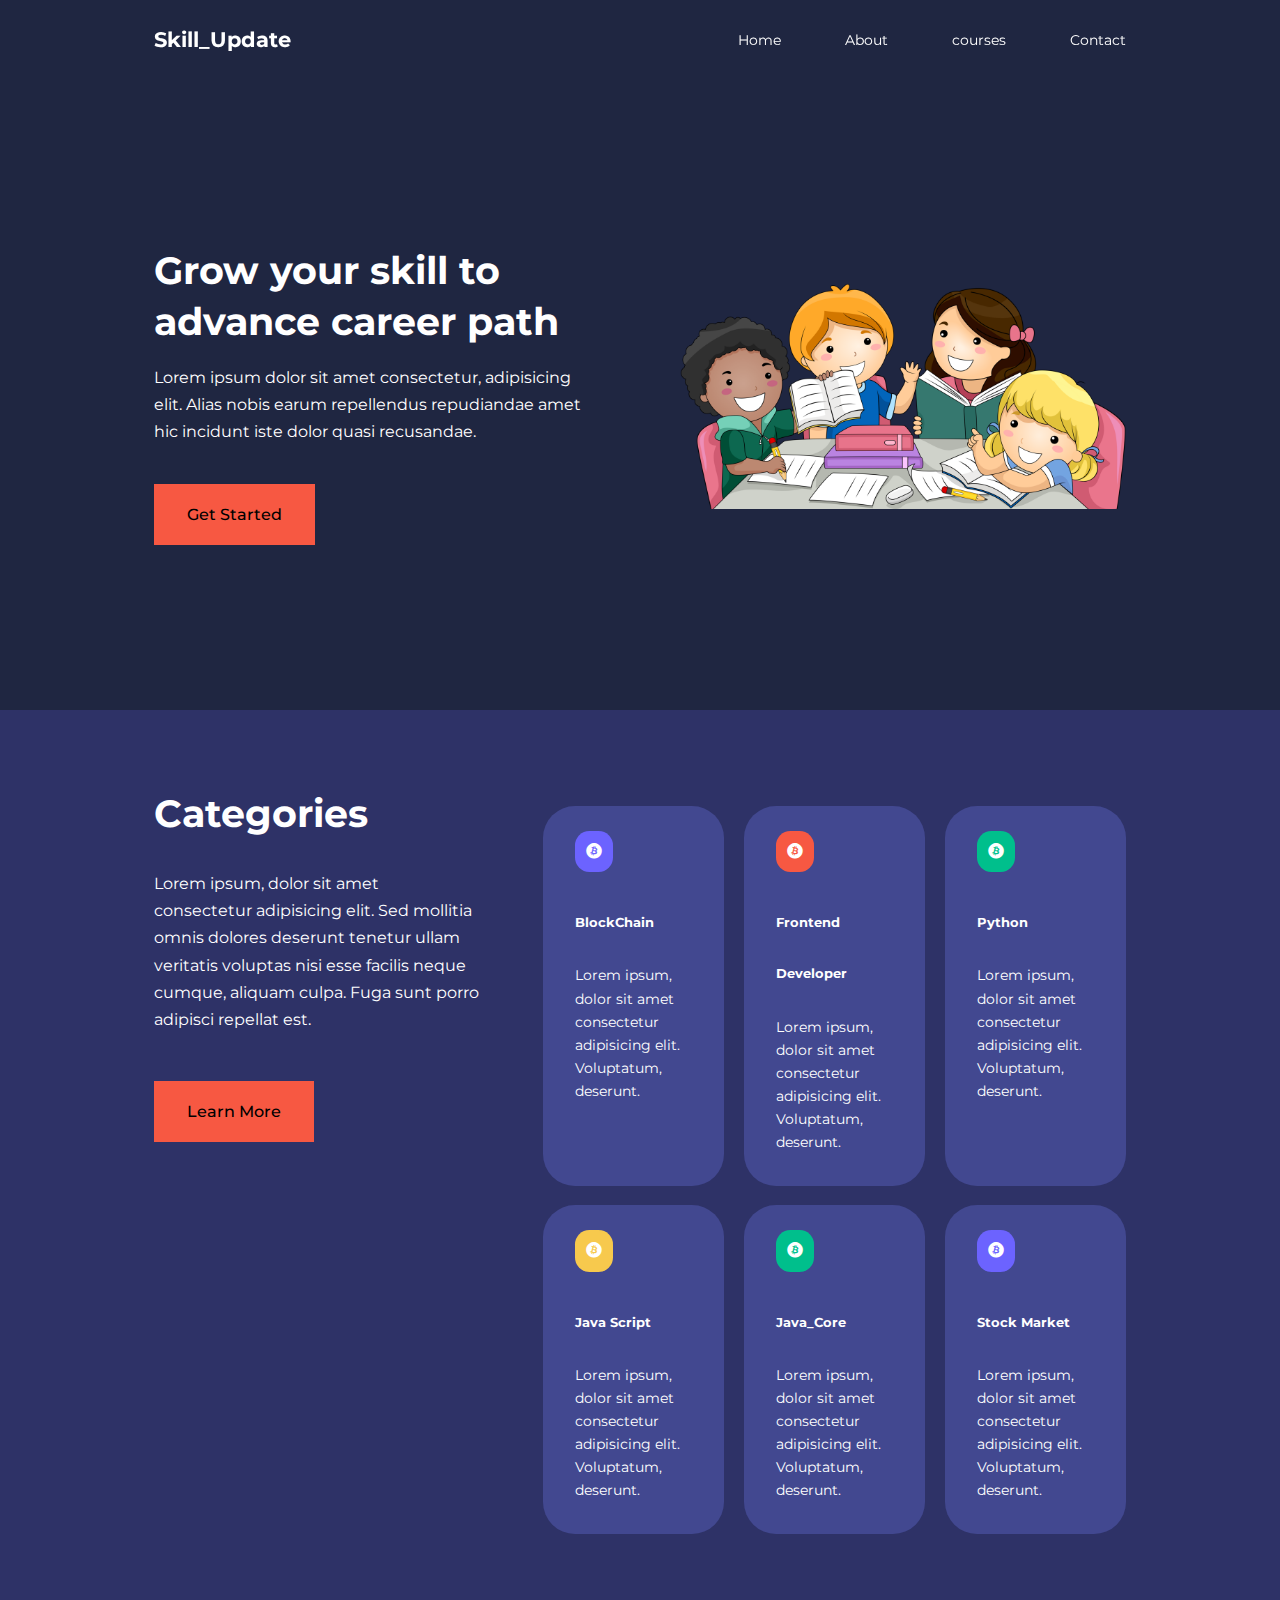
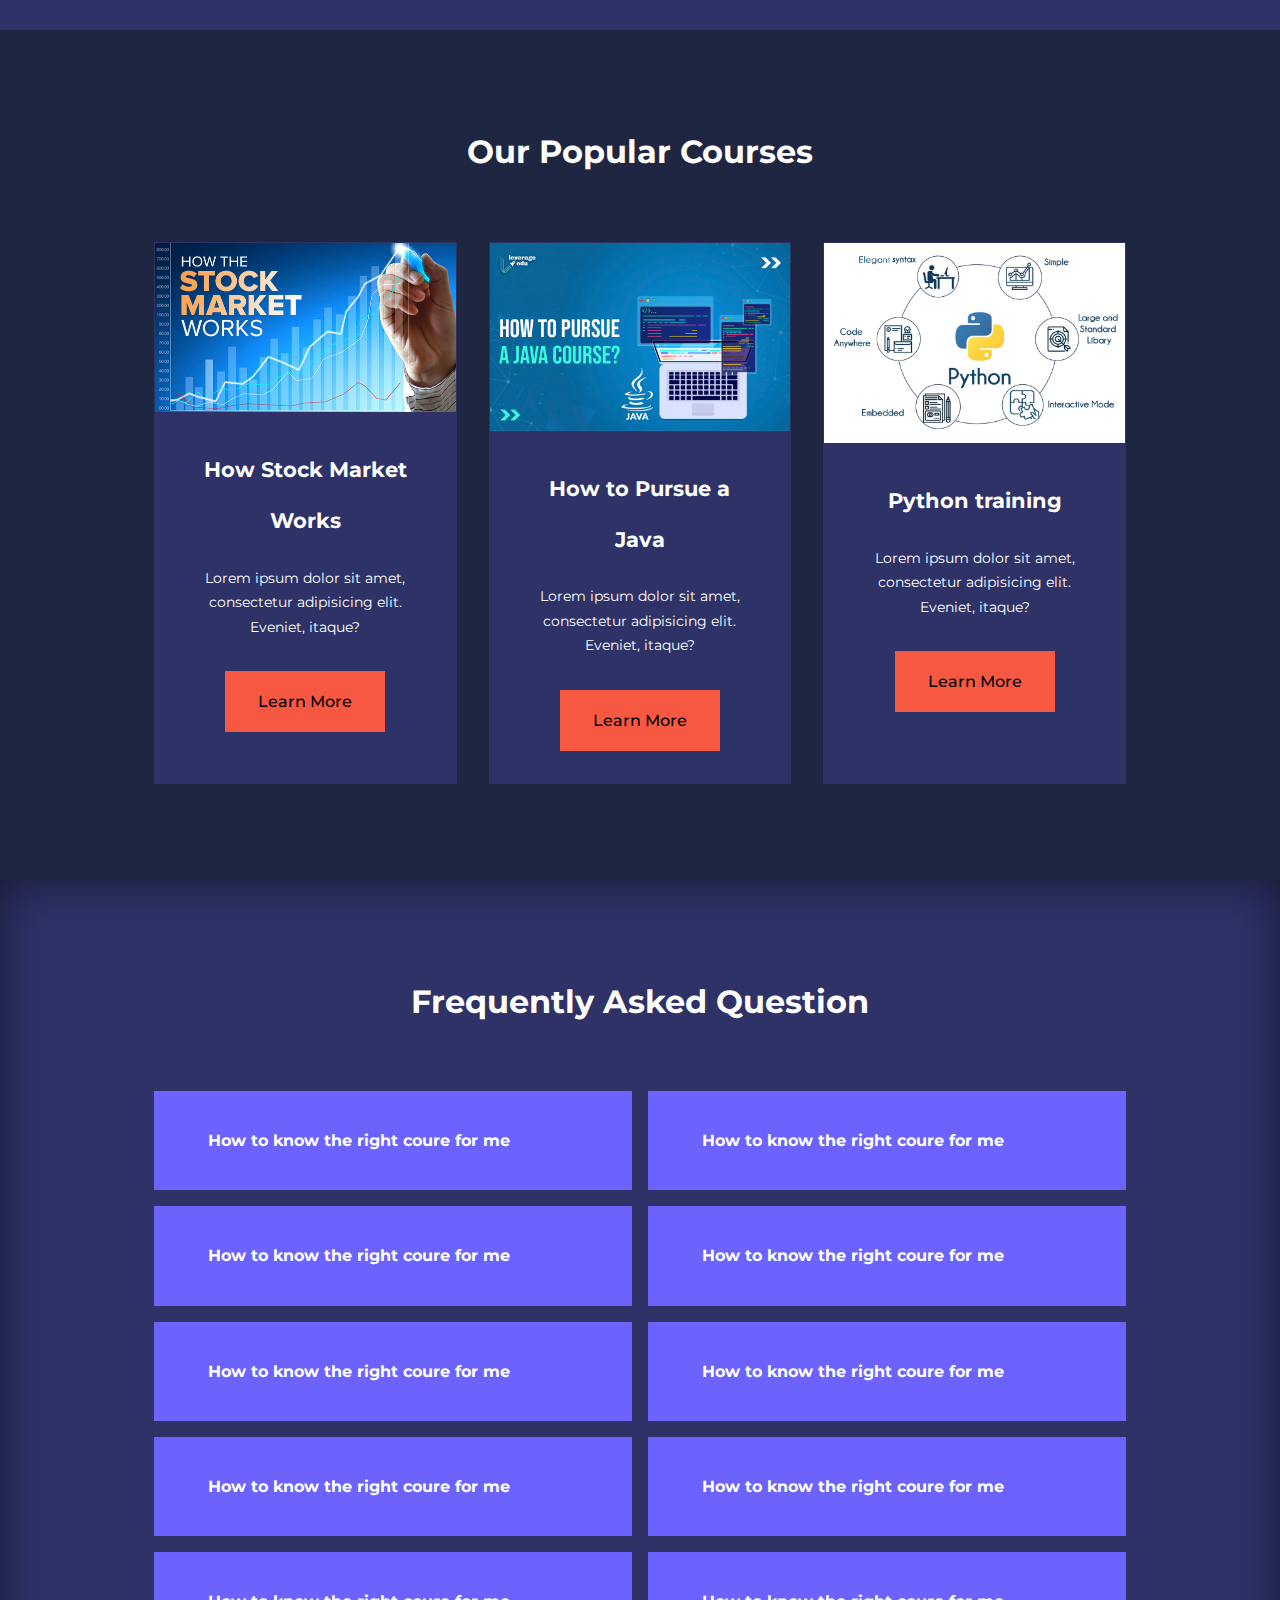
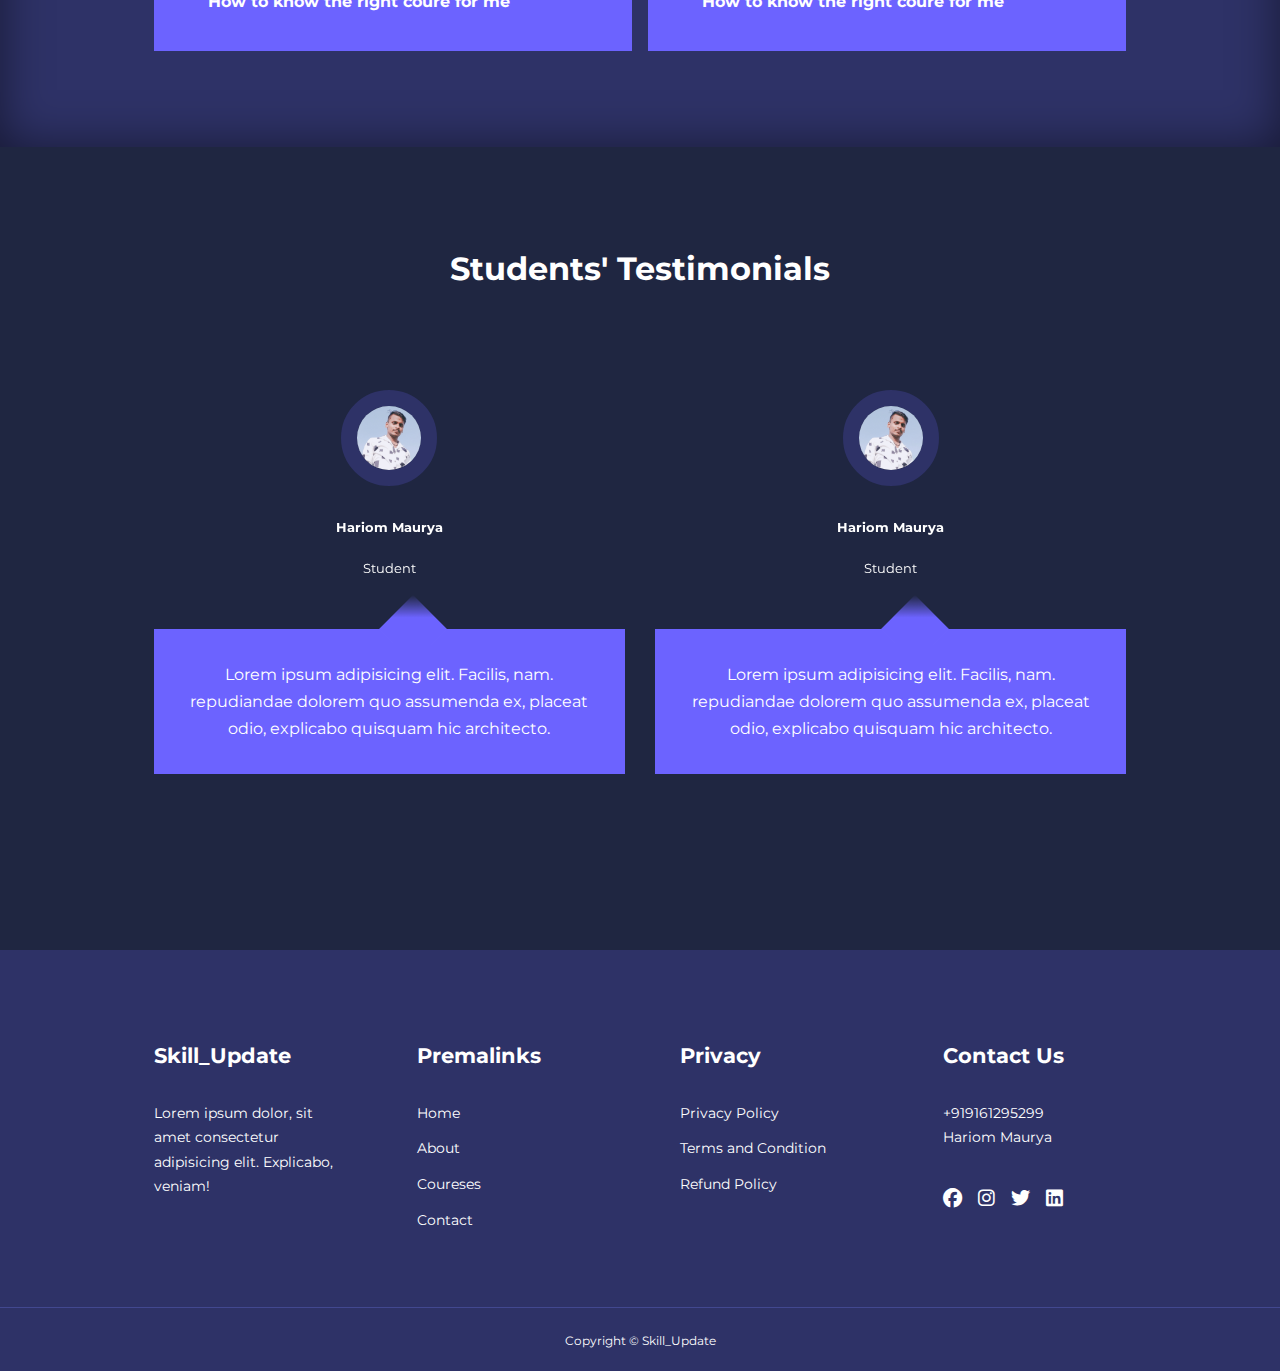
<file: index.html>
<!DOCTYPE html>
<html lang="en">

<head>
    <meta charset="UTF-8">
    <meta http-equiv="X-UA-Compatible" content="IE=edge">
    <meta name="viewport" content="width=device-width, initial-scale=1.0">
    <link rel="stylesheet" href="https://cdnjs.cloudflare.com/ajax/libs/font-awesome/6.2.0/css/all.min.css">
    <link rel="stylesheet" href="./css/style.css">
    <link rel="preconnect" href="https://fonts.googleapis.com">
    <link rel="preconnect" href="https://fonts.gstatic.com" crossorigin>
    <link
        href="https://fonts.googleapis.com/css2?family=Montserrat:ital,wght@0,300;0,400;0,600;0,700;0,800;0,900;1,500&family=Open+Sans:wght@300;400;600;700;800&display=swap"
        rel="stylesheet">


    <link rel="stylesheet" href="https://cdn.jsdelivr.net/npm/swiper@8/swiper-bundle.min.css" />
    <title>Skill_Updtae</title>
</head>

<body>
    <nav>
        <div class="container nav_container">
            <a href="index.html">
                <h4>Skill_Update</h4>
            </a>
            <ul class="nav_menu">
                <li><a href="index.html">Home</a></li>
                <li><a href="about.html">About</a></li>
                <li><a href="courses.html">courses</a></li>
                
                <li><a href="contact.html">Contact</a></li>
            </ul>

            <button id="open-menu-btn"><i class="fa-solid fa-bars"></i></button>
            <button id="close-menu-btn"><i class="fa-sharp fa-solid fa-xmark"></i></button>

        </div>
    </nav>


    <header>
        <div class="container header_container">
            <div class="header_left">
                <h1>Grow your skill to advance career path</h1>
                <p>Lorem ipsum dolor sit amet consectetur, adipisicing elit. Alias nobis earum repellendus repudiandae
                    amet hic incidunt iste dolor quasi recusandae.</p>
                <a href="courses.html" class="btn btn-primary">Get Started</a>
            </div>

            <div class="header_right">
                <img src="./image/pngwing.com.png" alt="">
            </div>
        </div>
    </header>



    <section class="categories">
        <div class="container categories_container">
            <div class="categories_left">
                <h1>Categories</h1>
                <p>
                    Lorem ipsum, dolor sit amet consectetur adipisicing elit. Sed mollitia omnis dolores deserunt
                    tenetur ullam veritatis voluptas nisi esse facilis neque cumque, aliquam culpa. Fuga sunt porro
                    adipisci repellat est.
                </p>
                <a href="" class="btn">Learn More</a>

            </div>
            <div class="categories_right">
                <article class="category">
                    <span class="category_icon"><i class="fa-brands fa-bitcoin"></i></span>
                    <h5>BlockChain</h5>
                    <p>Lorem ipsum, dolor sit amet consectetur adipisicing elit. Voluptatum, deserunt.</p>
                </article>

                <article class="category">
                    <span class="category_icon"><i class="fa-brands fa-bitcoin"></i></span>
                    <h5>Frontend Developer</h5>
                    <p>Lorem ipsum, dolor sit amet consectetur adipisicing elit. Voluptatum, deserunt.</p>
                </article>

                <article class="category">
                    <span class="category_icon"><i class="fa-brands fa-bitcoin"></i></span>
                    <h5>Python</h5>
                    <p>Lorem ipsum, dolor sit amet consectetur adipisicing elit. Voluptatum, deserunt.</p>
                </article>

                <article class="category">
                    <span class="category_icon"><i class="fa-brands fa-bitcoin"></i></span>
                    <h5>Java Script</h5>
                    <p>Lorem ipsum, dolor sit amet consectetur adipisicing elit. Voluptatum, deserunt.</p>
                </article>

                <article class="category">
                    <span class="category_icon"><i class="fa-brands fa-bitcoin"></i></span>
                    <h5>Java_Core</h5>
                    <p>Lorem ipsum, dolor sit amet consectetur adipisicing elit. Voluptatum, deserunt.</p>
                </article>

                <article class="category">
                    <span class="category_icon"><i class="fa-brands fa-bitcoin"></i></span>
                    <h5>Stock Market</h5>
                    <p>Lorem ipsum, dolor sit amet consectetur adipisicing elit. Voluptatum, deserunt.</p>
                </article>
            </div>
        </div>
    </section>



    <section class="courses">
        <h2>Our Popular Courses</h2>
        <div class="container courses_container">
            <article class="course">
                <div class="course_image">
                    <img src="./image/Stock-Market-Courses.jpg" alt="">
                </div>
                <div class="course_info">
                    <h4>How Stock Market Works</h4>
                    <p>Lorem ipsum dolor sit amet, consectetur adipisicing elit. Eveniet, itaque?</p>
                    <a href="courses.html" class="btn btn-primary">Learn More</a>
                </div>
            </article>
            <article class="course">
                <div class="course_image">
                    <img src="./image/Java-Course.jpg" alt="">
                </div>
                <div class="course_info">
                    <h4>How to Pursue a Java</h4>
                    <p>Lorem ipsum dolor sit amet, consectetur adipisicing elit. Eveniet, itaque?</p>
                    <a href="courses.html" class="btn btn-primary">Learn More</a>
                </div>
            </article>
            <article class="course">
                <div class="course_image">
                    <img src="./image/python-training.jpg" alt="">
                </div>
                <div class="course_info">
                    <h4>Python training</h4>
                    <p>Lorem ipsum dolor sit amet, consectetur adipisicing elit. Eveniet, itaque?</p>
                    <a href="courses.html" class="btn btn-primary">Learn More</a>
                </div>
            </article>
        </div>
    </section>







    <section class="faqs">
        <h2 class="heading_faqs">Frequently Asked Question</h2>
        <div class="container faqs_container">

            <article class="faq ">
                <div class="faq_icon"><i class="fa-duotone fa-plus"></i></div>
                <div class="question_answer">
                    <h4>How to know the right coure for me</h4>
                    <p>Lorem ipsum dolor, sit amet consectetur adipisicing elit. Eum, obcaecati. Ut temporibus aut
                        dolores molestias nesciunt aspernatur quos quas alias libero quidem! Minima facere saepe
                        voluptatibus dolores quia, maiores eveniet.</p>
                </div>
            </article>

            <article class="faq">
                <div class="faq_icon"><i class="fa-duotone fa-plus"></i></div>
                <div class="question_answer">
                    <h4>How to know the right coure for me</h4>
                    <p>Lorem ipsum dolor, sit amet consectetur adipisicing elit. Eum, obcaecati. Ut temporibus aut
                        dolores molestias nesciunt aspernatur quos quas alias libero quidem! Minima facere saepe
                        voluptatibus dolores quia, maiores eveniet.</p>
                </div>


            </article>
            <article class="faq">
                <div class="faq_icon"><i class="fa-duotone fa-plus"></i></div>
                <div class="question_answer">
                    <h4>How to know the right coure for me</h4>
                    <p>Lorem ipsum dolor, sit amet consectetur adipisicing elit. Eum, obcaecati. Ut temporibus aut
                        dolores molestias nesciunt aspernatur quos quas alias libero quidem! Minima facere saepe
                        voluptatibus dolores quia, maiores eveniet.</p>
                </div>


            </article>

            <article class="faq">
                <div class="faq_icon"><i class="fa-duotone fa-plus"></i></div>
                <div class="question_answer">
                    <h4>How to know the right coure for me</h4>
                    <p>Lorem ipsum dolor, sit amet consectetur adipisicing elit. Eum, obcaecati. Ut temporibus aut
                        dolores molestias nesciunt aspernatur quos quas alias libero quidem! Minima facere saepe
                        voluptatibus dolores quia, maiores eveniet.</p>
                </div>


            </article>

            <article class="faq">
                <div class="faq_icon"><i class="fa-duotone fa-plus"></i></div>
                <div class="question_answer">
                    <h4>How to know the right coure for me</h4>
                    <p>Lorem ipsum dolor, sit amet consectetur adipisicing elit. Eum, obcaecati. Ut temporibus aut
                        dolores molestias nesciunt aspernatur quos quas alias libero quidem! Minima facere saepe
                        voluptatibus dolores quia, maiores eveniet.</p>
                </div>


            </article>

            <article class="faq">
                <div class="faq_icon"><i class="fa-duotone fa-plus"></i></div>
                <div class="question_answer">
                    <h4>How to know the right coure for me</h4>
                    <p>Lorem ipsum dolor, sit amet consectetur adipisicing elit. Eum, obcaecati. Ut temporibus aut
                        dolores molestias nesciunt aspernatur quos quas alias libero quidem! Minima facere saepe
                        voluptatibus dolores quia, maiores eveniet.</p>
                </div>


            </article>

            <article class="faq">
                <div class="faq_icon"><i class="fa-duotone fa-plus"></i></div>
                <div class="question_answer">
                    <h4>How to know the right coure for me</h4>
                    <p>Lorem ipsum dolor, sit amet consectetur adipisicing elit. Eum, obcaecati. Ut temporibus aut
                        dolores molestias nesciunt aspernatur quos quas alias libero quidem! Minima facere saepe
                        voluptatibus dolores quia, maiores eveniet.</p>
                </div>


            </article>

            <article class="faq">
                <div class="faq_icon"><i class="fa-duotone fa-plus"></i></div>
                <div class="question_answer">
                    <h4>How to know the right coure for me</h4>
                    <p>Lorem ipsum dolor, sit amet consectetur adipisicing elit. Eum, obcaecati. Ut temporibus aut
                        dolores molestias nesciunt aspernatur quos quas alias libero quidem! Minima facere saepe
                        voluptatibus dolores quia, maiores eveniet.</p>
                </div>


            </article>

            <article class="faq">
                <div class="faq_icon"><i class="fa-duotone fa-plus"></i></div>
                <div class="question_answer">
                    <h4>How to know the right coure for me</h4>
                    <p>Lorem ipsum dolor, sit amet consectetur adipisicing elit. Eum, obcaecati. Ut temporibus aut
                        dolores molestias nesciunt aspernatur quos quas alias libero quidem! Minima facere saepe
                        voluptatibus dolores quia, maiores eveniet.</p>
                </div>
            </article>

            <article class="faq">
                <div class="faq_icon"><i class="fa-duotone fa-plus"></i></div>
                <div class="question_answer">
                    <h4>How to know the right coure for me</h4>
                    <p>Lorem ipsum dolor, sit amet consectetur adipisicing elit. Eum, obcaecati. Ut temporibus aut
                        dolores molestias nesciunt aspernatur quos quas alias libero quidem! Minima facere saepe
                        voluptatibus dolores quia, maiores eveniet.</p>
                </div>
            </article>


        </div>
    </section>









    <section class="container testimonials_container mySwiper">
        <h2>Students' Testimonials</h2>
        <div class="swiper-wrapper">
            <article class="testimonial swiper-slide">
                <div class="avatar">
                    <img src="./image/om.jpg" alt="">
                </div>
                <div class="testimonial_info">
                    <h5>Hariom Maurya</h5>
                    <small>Student</small>
                    <div class="testimonial_body">
                        <p>
                            Lorem ipsum adipisicing elit. Facilis, nam. repudiandae dolorem quo assumenda ex, placeat
                            odio, explicabo quisquam hic architecto.

                        </p>
                    </div>
                </div>
            </article>

            <article class="testimonial swiper-slide">
                <div class="avatar">
                    <img src="./image/om.jpg" alt="">
                </div>
                <div class="testimonial_info">
                    <h5>Hariom Maurya</h5>
                    <small>Student</small>
                    <div class="testimonial_body">
                        <p>
                            Lorem ipsum adipisicing elit. Facilis, nam. repudiandae dolorem quo assumenda ex, placeat
                            odio, explicabo quisquam hic architecto.

                        </p>
                    </div>
                </div>
            </article>

            <article class="testimonial swiper-slide">
                <div class="avatar">
                    <img src="./image/om.jpg" alt="">
                </div>
                <div class="testimonial_info">
                    <h5>Hariom Maurya</h5>
                    <small>Student</small>
                    <div class="testimonial_body">
                        <p>
                            Lorem ipsum adipisicing elit. Facilis, nam. repudiandae dolorem quo assumenda ex, placeat
                            odio, explicabo quisquam hic architecto.

                        </p>
                    </div>
                </div>
            </article>

            <article class="testimonial swiper-slide">
                <div class="avatar">
                    <img src="./image/om.jpg" alt="">
                </div>
                <div class="testimonial_info">
                    <h5>Hariom Maurya</h5>
                    <small>Student</small>
                    <div class="testimonial_body">
                        <p>
                            Lorem ipsum adipisicing elit. Facilis, nam. repudiandae dolorem quo assumenda ex, placeat
                            odio, explicabo quisquam hic architecto.

                        </p>
                    </div>
                </div>
            </article>

            <article class="testimonial swiper-slide">
                <div class="avatar">
                    <img src="./image/om.jpg" alt="">
                </div>
                <div class="testimonial_info">
                    <h5>Hariom Maurya</h5>
                    <small>Student</small>
                    <div class="testimonial_body">
                        <p>
                            Lorem ipsum adipisicing elit. Facilis, nam. repudiandae dolorem quo assumenda ex, placeat
                            odio, explicabo quisquam hic architecto.

                        </p>
                    </div>
                </div>
            </article>
        </div>
    </section>







    <footer class="footer">
        <div class="container footer_container">
            <div class="footer_1">
                <a href="index.html" class="footer_logo">
                    <h4>Skill_Update</h4>
                </a>
                <p>
                    Lorem ipsum dolor, sit amet consectetur adipisicing elit. Explicabo, veniam!
                </p>
            </div>

            <div class="footer_2">
                <h4>Premalinks</h4>
                <ul class="premalinks">
                    <li><a href="index.html">Home</a></li>
                    <li><a href="about.html">About</a></li>
                    <li><a href="courses.html">Coureses</a></li>
                    <li><a href="contact.html"></a>Contact</li>
                </ul>
            </div>

            <div class="footer_3">
                <h4>Privacy</h4>
                <ul class="privacy">
                    <li><a href="">Privacy Policy</a></li>
                    <li><a href="">Terms and Condition</a></li>
                    <li><a href="">Refund Policy</a></li>
                </ul>
            </div>

            <div class="footer_4">
                <h4>Contact Us</h4>
                <div>
                    <p>+919161295299</p>
                    <p>Hariom Maurya</p>
                    
            <ul class="footer_socials">
                <li><a href=""></a><i class="fa-brands fa-facebook"></i></li>
                <li><a href=""></a><i class="fa-brands fa-instagram"></i></li>
                <li><a href=""></a><i class="fa-brands fa-twitter"></i></li>
                <li><a href=""></a><i class="fa-brands fa-linkedin"></i></li>
            </ul>
                </div>
            </div>   

            
        </div>
        <div class="footer_copyright">
            <small>Copyright &copy; Skill_Update</small>
        </div>
    </footer>









    <script src="https://cdn.jsdelivr.net/npm/swiper@8/swiper-bundle.min.js"></script>
    <script src="./main.js"></script>
    <script>
        var swiper = new Swiper(".mySwiper", {
            slidesPerView: 1,
            spaceBetween: 30,
            pagination: {
                el: ".swiper-pagination",
                clickable: true,
            },
            //when window width is >=600px
            breakpoints: {
                600: {
                    slidesPerView: 2,
                }

            }
        });
    </script>
</body>

</html>
</file>
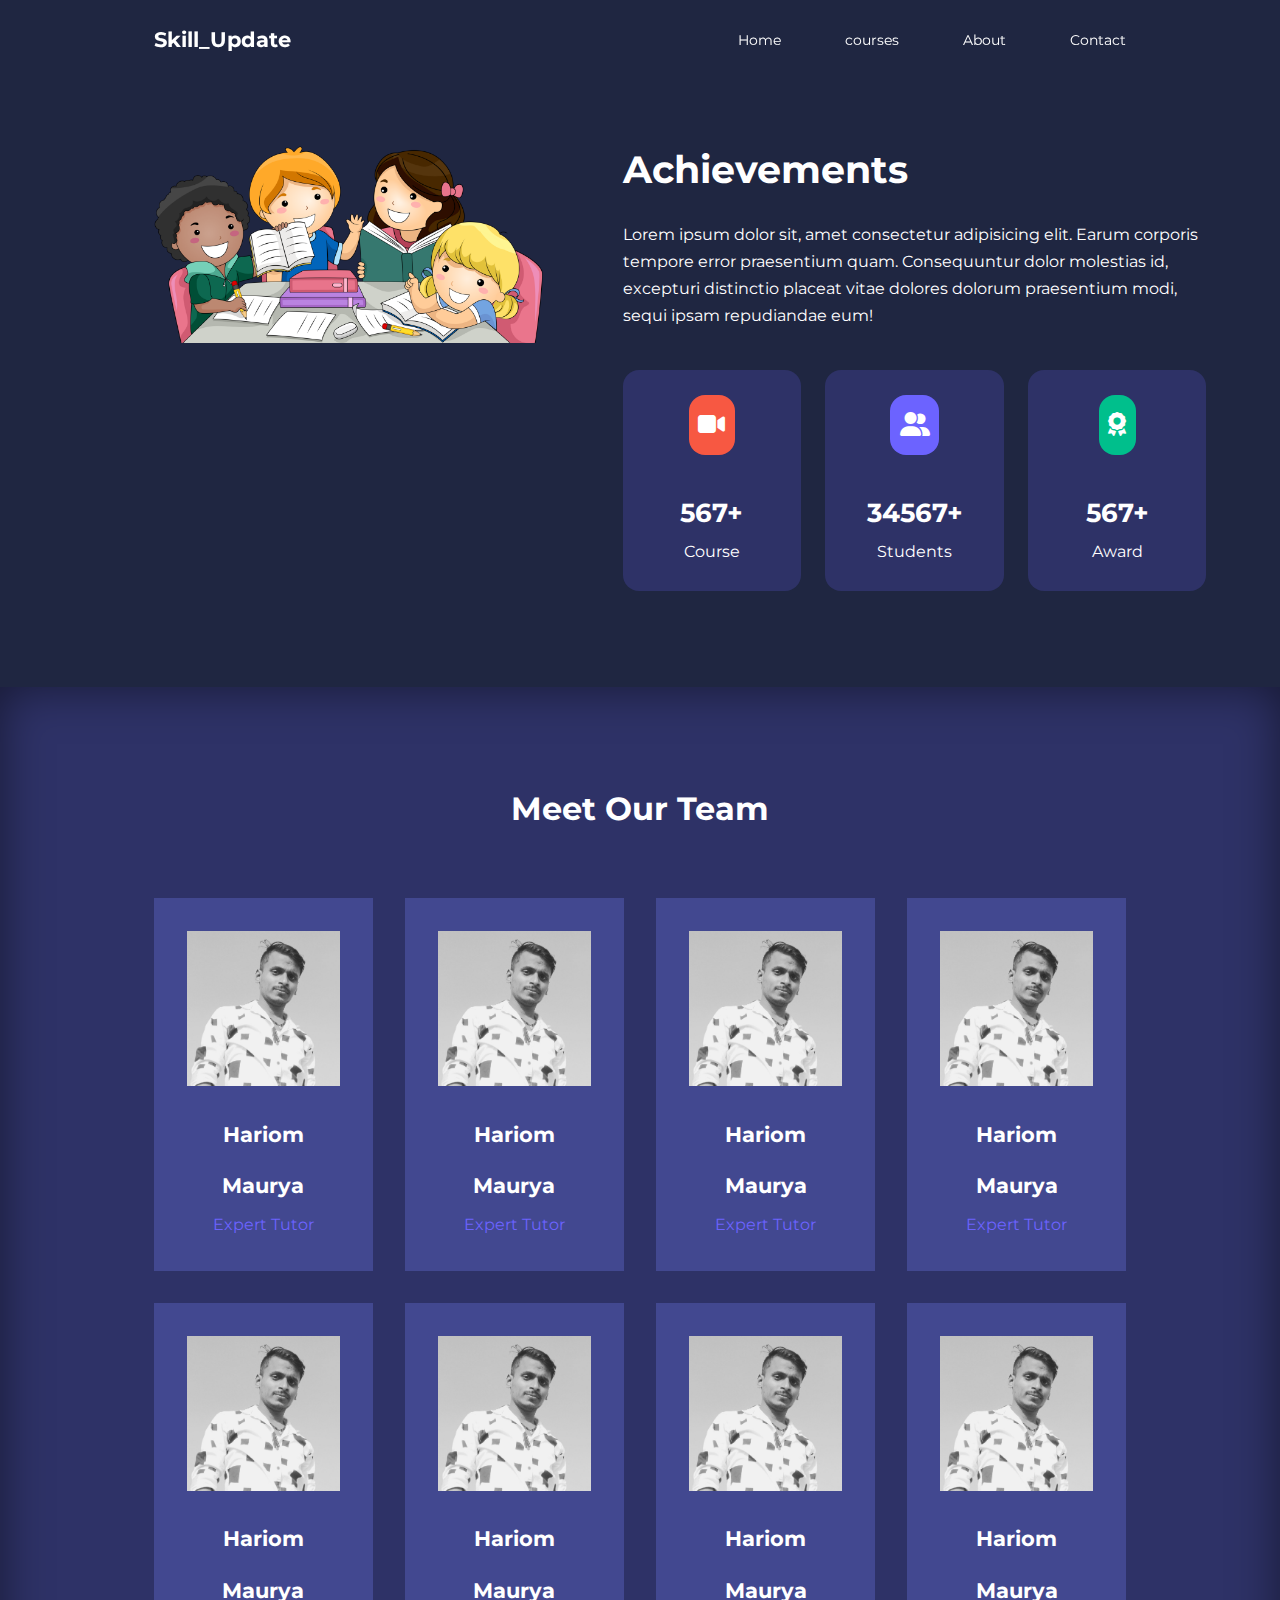
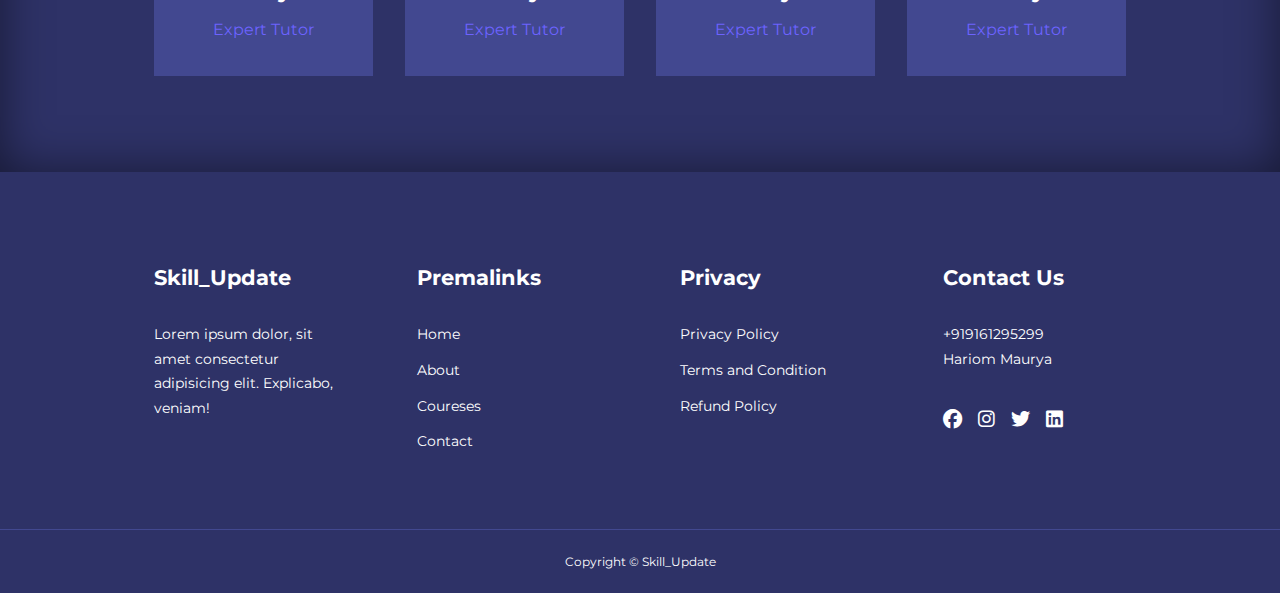
<file: about.html>
<!DOCTYPE html>
<html lang="en">

<head>
    <meta charset="UTF-8">
    <meta http-equiv="X-UA-Compatible" content="IE=edge">
    <meta name="viewport" content="width=device-width, initial-scale=1.0">
    <link rel="stylesheet" href="https://cdnjs.cloudflare.com/ajax/libs/font-awesome/6.2.0/css/all.min.css">
    <link rel="stylesheet" href="./css/style.css">
    <link rel="stylesheet" href="./css/about.css">
    <link rel="preconnect" href="https://fonts.googleapis.com">
    <link rel="preconnect" href="https://fonts.gstatic.com" crossorigin>
    <link
        href="https://fonts.googleapis.com/css2?family=Montserrat:ital,wght@0,300;0,400;0,600;0,700;0,800;0,900;1,500&family=Open+Sans:wght@300;400;600;700;800&display=swap"
        rel="stylesheet">


    <link rel="stylesheet" href="https://cdn.jsdelivr.net/npm/swiper@8/swiper-bundle.min.css" />
    <title>Skill_Updtae</title>
</head>

<body>
    <nav>
        <div class="container nav_container">
            <a href="index.html">
                <h4>Skill_Update</h4>
            </a>
            <ul class="nav_menu">
                <li><a href="index.html">Home</a></li>
                <li><a href="courses.html">courses</a></li>
                <li><a href="about.html">About</a></li>
                <li><a href="contact.html">Contact</a></li>
            </ul>

            <button id="open-menu-btn"><i class="fa-solid fa-bars"></i></button>
            <button id="close-menu-btn"><i class="fa-sharp fa-solid fa-xmark"></i></button>

        </div>
    </nav>







    <section class="about_achievements">
        <div class="container about_achievements_container">
            <div class="about_achievements_left">
                <img src="./image/pngwing.com.png" alt="">
            </div>
            <div class="about_achievements_right">
                <h1>Achievements</h1>
                <p>Lorem ipsum dolor sit, amet consectetur adipisicing elit. Earum corporis tempore error praesentium
                    quam. Consequuntur dolor molestias id, excepturi distinctio placeat vitae dolores dolorum
                    praesentium modi, sequi ipsam repudiandae eum!</p>





                    <div class="achievements_cards">
                        <article class="achievements_card">
                            <span class="achievement_icon">
                                <i class="fa-solid fa-video"></i>
                            </span>
                            <h3>567+</h3>
                            <p>Course</p>
                        </article>
        
        
                        <article class="achievements_card">
                            <span class="achievement_icon">
                                <i class="fa-solid fa-user-group"></i>
                            </span>
                            <h3>34567+</h3>
                            <p>Students</p>
                        </article>
        
        
                        <article class="achievements_card">
                            <span class="achievement_icon">
                                <i class="fa-solid fa-award"></i>
                            </span>
                            <h3>567+</h3>
                            <p>Award</p>
                        </article>
                    </div>
            </div>
           
        </div>
    </section>





    <section class="team">
        <h2>Meet Our Team</h2>
        <div class="container team_container">
        <article class="team_member">
            <div class="team_member_image">
                <img src="./image/om.jpg" alt="">
            </div>
            <div class="team_member_info">
                <h4>Hariom Maurya</h4>
                <p>Expert Tutor</p>
            </div>
            <div class="team_member_socials">
                <a href=""><i class="fa-brands fa-facebook"></i></a>
                <a href=""><i class="fa-brands fa-instagram"></i></a>
                <a href=""><i class="fa-brands fa-twitter"></i></i></a>
            </div>
        </article>


        <article class="team_member">
            <div class="team_member_image">
                <img src="./image/om.jpg" alt="">
            </div>
            <div class="team_member_info">
                <h4>Hariom Maurya</h4>
                <p>Expert Tutor</p>
            </div>
            <div class="team_member_socials">
                <a href=""><i class="fa-brands fa-facebook"></i></a>
                <a href=""><i class="fa-brands fa-instagram"></i></a>
                <a href=""><i class="fa-brands fa-twitter"></i></i></a>
            </div>
        </article>

        <article class="team_member">
            <div class="team_member_image">
                <img src="./image/om.jpg" alt="">
            </div>
            <div class="team_member_info">
                <h4>Hariom Maurya</h4>
                <p>Expert Tutor</p>
            </div>
            <div class="team_member_socials">
                <a href=""><i class="fa-brands fa-facebook"></i></a>
                <a href=""><i class="fa-brands fa-instagram"></i></a>
                <a href=""><i class="fa-brands fa-twitter"></i></i></a>
            </div>
        </article>

        <article class="team_member">
            <div class="team_member_image">
                <img src="./image/om.jpg" alt="">
            </div>
            <div class="team_member_info">
                <h4>Hariom Maurya</h4>
                <p>Expert Tutor</p>
            </div>
            <div class="team_member_socials">
                <a href=""><i class="fa-brands fa-facebook"></i></a>
                <a href=""><i class="fa-brands fa-instagram"></i></a>
                <a href=""><i class="fa-brands fa-twitter"></i></i></a>
            </div>
        </article>

        <article class="team_member">
            <div class="team_member_image">
                <img src="./image/om.jpg" alt="">
            </div>
            <div class="team_member_info">
                <h4>Hariom Maurya</h4>
                <p>Expert Tutor</p>
            </div>
            <div class="team_member_socials">
                <a href=""><i class="fa-brands fa-facebook"></i></a>
                <a href=""><i class="fa-brands fa-instagram"></i></a>
                <a href=""><i class="fa-brands fa-twitter"></i></i></a>
            </div>
        </article>

        <article class="team_member">
            <div class="team_member_image">
                <img src="./image/om.jpg" alt="">
            </div>
            <div class="team_member_info">
                <h4>Hariom Maurya</h4>
                <p>Expert Tutor</p>
            </div>
            <div class="team_member_socials">
                <a href=""><i class="fa-brands fa-facebook"></i></a>
                <a href=""><i class="fa-brands fa-instagram"></i></a>
                <a href=""><i class="fa-brands fa-twitter"></i></i></a>
            </div>
        </article>

        <article class="team_member">
            <div class="team_member_image">
                <img src="./image/om.jpg" alt="">
            </div>
            <div class="team_member_info">
                <h4>Hariom Maurya</h4>
                <p>Expert Tutor</p>
            </div>
            <div class="team_member_socials">
                <a href=""><i class="fa-brands fa-facebook"></i></a>
                <a href=""><i class="fa-brands fa-instagram"></i></a>
                <a href=""><i class="fa-brands fa-twitter"></i></i></a>
            </div>
        </article>

        <article class="team_member">
            <div class="team_member_image">
                <img src="./image/om.jpg" alt="">
            </div>
            <div class="team_member_info">
                <h4>Hariom Maurya</h4>
                <p>Expert Tutor</p>
            </div>
            <div class="team_member_socials">
                <a href=""><i class="fa-brands fa-facebook"></i></a>
                <a href=""><i class="fa-brands fa-instagram"></i></a>
                <a href=""><i class="fa-brands fa-twitter"></i></i></a>
            </div>
        </article>
    </div>
    </section>


























    <footer class="footer">
        <div class="container footer_container">
            <div class="footer_1">
                <a href="index.html" class="footer_logo">
                    <h4>Skill_Update</h4>
                </a>
                <p>
                    Lorem ipsum dolor, sit amet consectetur adipisicing elit. Explicabo, veniam!
                </p>
            </div>

            <div class="footer_2">
                <h4>Premalinks</h4>
                <ul class="premalinks">
                    <li><a href="index.html">Home</a></li>
                    <li><a href="about.html">About</a></li>
                    <li><a href="courses.html">Coureses</a></li>
                    <li><a href="contact.html"></a>Contact</li>
                </ul>
            </div>

            <div class="footer_3">
                <h4>Privacy</h4>
                <ul class="privacy">
                    <li><a href="">Privacy Policy</a></li>
                    <li><a href="">Terms and Condition</a></li>
                    <li><a href="">Refund Policy</a></li>
                </ul>
            </div>

            <div class="footer_4">
                <h4>Contact Us</h4>
                <div>
                    <p>+919161295299</p>
                    <p>Hariom Maurya</p>

                    <ul class="footer_socials">
                        <li><a href=""></a><i class="fa-brands fa-facebook"></i></li>
                        <li><a href=""></a><i class="fa-brands fa-instagram"></i></li>
                        <li><a href=""></a><i class="fa-brands fa-twitter"></i></li>
                        <li><a href=""></a><i class="fa-brands fa-linkedin"></i></li>
                    </ul>
                </div>
            </div>


        </div>
        <div class="footer_copyright">
            <small>Copyright &copy; Skill_Update</small>
        </div>
    </footer>









    <script src="https://cdn.jsdelivr.net/npm/swiper@8/swiper-bundle.min.js"></script>
    <script src="./main.js"></script>
    <script>
        var swiper = new Swiper(".mySwiper", {
            slidesPerView: 1,
            spaceBetween: 30,
            pagination: {
                el: ".swiper-pagination",
                clickable: true,
            },
            //when window width is >=600px
            breakpoints: {
                600: {
                    slidesPerView: 2,
                }

            }
        });
    </script>
</body>

</html>
</file>
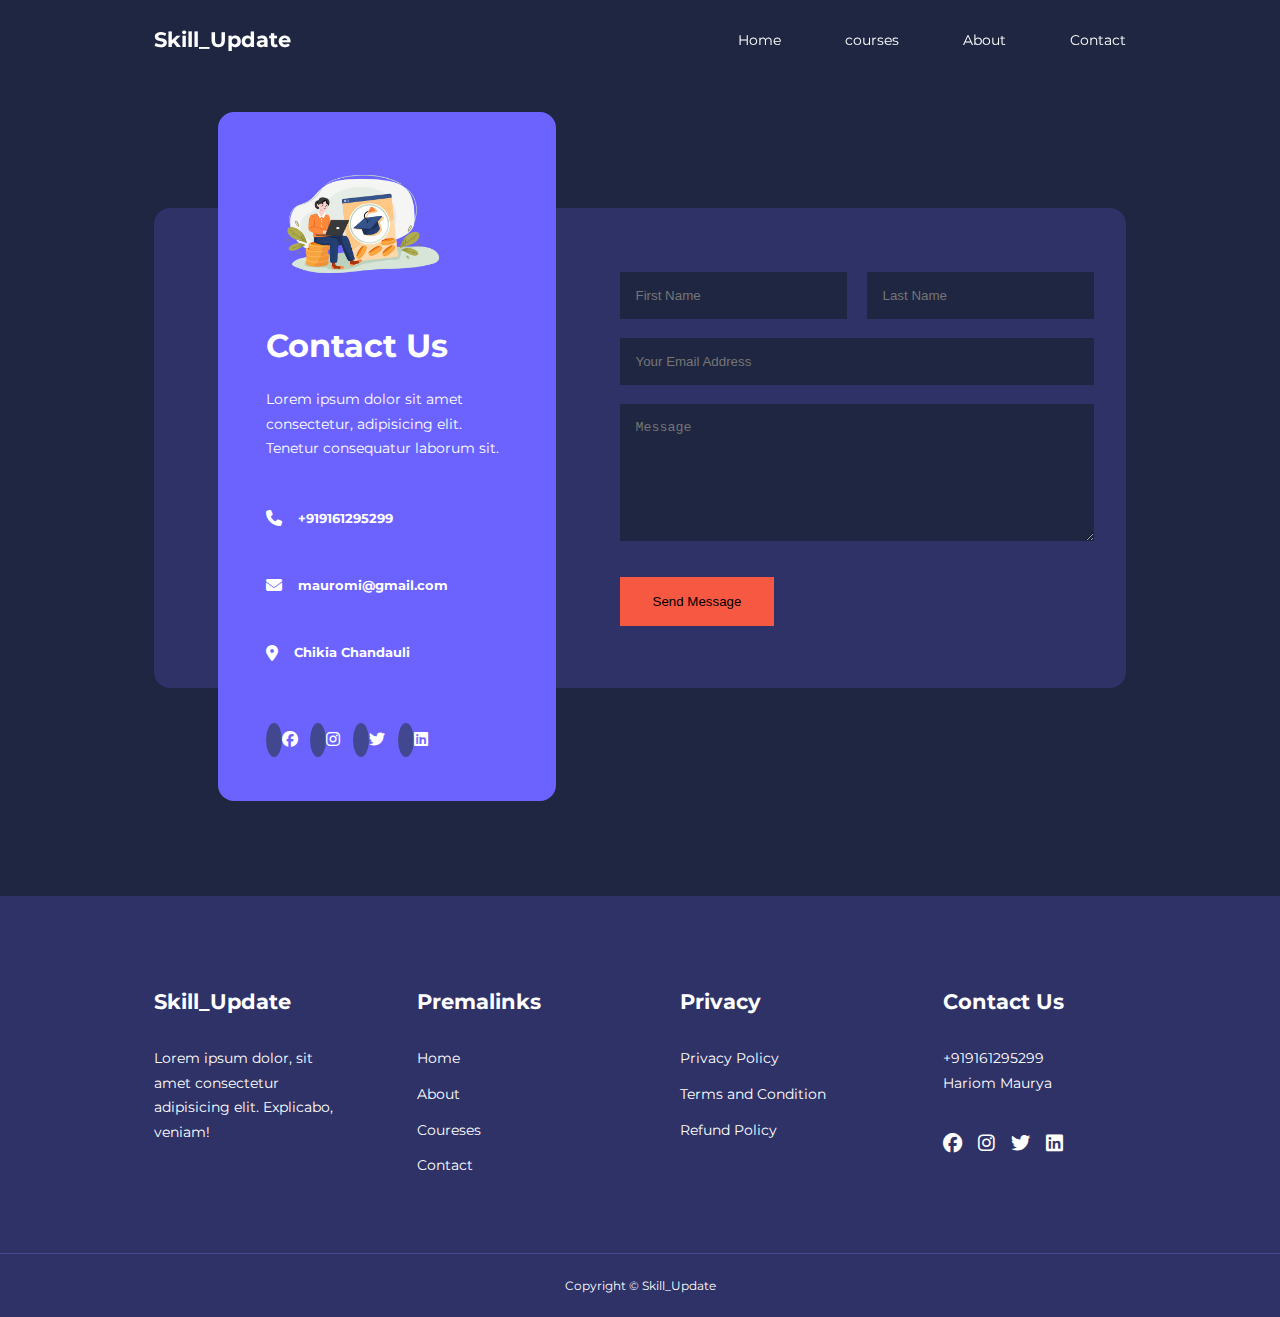
<file: contact.html>
<!DOCTYPE html>
<html lang="en">

<head>
    <meta charset="UTF-8">
    <meta http-equiv="X-UA-Compatible" content="IE=edge">
    <meta name="viewport" content="width=device-width, initial-scale=1.0">
    <link rel="stylesheet" href="https://cdnjs.cloudflare.com/ajax/libs/font-awesome/6.2.0/css/all.min.css">
    <link rel="stylesheet" href="./css/style.css">
    <link rel="preconnect" href="https://fonts.googleapis.com">
    <link rel="preconnect" href="https://fonts.gstatic.com" crossorigin>
    <link
        href="https://fonts.googleapis.com/css2?family=Montserrat:ital,wght@0,300;0,400;0,600;0,700;0,800;0,900;1,500&family=Open+Sans:wght@300;400;600;700;800&display=swap"
        rel="stylesheet">


    <link rel="stylesheet" href="https://cdn.jsdelivr.net/npm/swiper@8/swiper-bundle.min.css" />
    <link rel="stylesheet" href="./css/contact.css">
    <title>Skill_Updtae</title>
</head>

<body>
    <nav>
        <div class="container nav_container">
            <a href="index.html">
                <h4>Skill_Update</h4>
            </a>
            <ul class="nav_menu">
                <li><a href="index.html">Home</a></li>
                <li><a href="courses.html">courses</a></li>
                <li><a href="about.html">About</a></li>
                <li><a href="contact.html">Contact</a></li>
            </ul>

            <button id="open-menu-btn"><i class="fa-solid fa-bars"></i></button>
            <button id="close-menu-btn"><i class="fa-sharp fa-solid fa-xmark"></i></button>

        </div>
    </nav>


<section class="contact">
    <div class="container contact_container">
        <aside class="contact_aside">
            <div class="aside_image">
               <img src="./image/student-applying-for-scholarship-4293198-3561709.webp" alt="">
            </div>
            <h2>Contact Us</h2>
            <p>
                Lorem ipsum dolor sit amet consectetur, adipisicing elit. Tenetur consequatur laborum sit.
            </p>
            <ul class="contact_details">
                <li>
                    <i class="fa-solid fa-phone"></i>
                    <h5>+919161295299</h5>
                </li>
                <li>
                    <i class="fa-solid fa-envelope"></i>
                    <h5>mauromi@gmail.com</h5>
                </li>
                <li>
                    <i class="fa-solid fa-location-dot"></i>
                    <h5>Chikia Chandauli</h5>
                </li>
            </ul>
            <ul class="contact_socials">
                <li><a href=""></a><i class="fa-brands fa-facebook"></i></li>
                <li><a href=""></a><i class="fa-brands fa-instagram"></i></li>
                <li><a href=""></a><i class="fa-brands fa-twitter"></i></li>
                <li><a href=""></a><i class="fa-brands fa-linkedin"></i></li>
            </ul>
        </aside>



        <form class="contact_form">
            <div class="form_name">
                <input type="text" name="First Name" placeholder="First Name" required>
                <input type="text" name="Last Name" placeholder="Last Name" required>
            </div>
            <input type="email" nmae="Email Address" placeholder="Your Email Address" required>
            <textarea name="Message" cols="13" rows="7" placeholder="Message" required></textarea>
            <button type="submit" class="btn btn-primary">Send Message</button>
        </form>
    </div>
</section>












    <footer class="footer">
        <div class="container footer_container">
            <div class="footer_1">
                <a href="index.html" class="footer_logo">
                    <h4>Skill_Update</h4>
                </a>
                <p>
                    Lorem ipsum dolor, sit amet consectetur adipisicing elit. Explicabo, veniam!
                </p>
            </div>

            <div class="footer_2">
                <h4>Premalinks</h4>
                <ul class="premalinks">
                    <li><a href="index.html">Home</a></li>
                    <li><a href="about.html">About</a></li>
                    <li><a href="courses.html">Coureses</a></li>
                    <li><a href="contact.html"></a>Contact</li>
                </ul>
            </div>

            <div class="footer_3">
                <h4>Privacy</h4>
                <ul class="privacy">
                    <li><a href="">Privacy Policy</a></li>
                    <li><a href="">Terms and Condition</a></li>
                    <li><a href="">Refund Policy</a></li>
                </ul>
            </div>

            <div class="footer_4">
                <h4>Contact Us</h4>
                <div>
                    <p>+919161295299</p>
                    <p>Hariom Maurya</p>
                    
            <ul class="footer_socials">
                <li><a href=""></a><i class="fa-brands fa-facebook"></i></li>
                <li><a href=""></a><i class="fa-brands fa-instagram"></i></li>
                <li><a href=""></a><i class="fa-brands fa-twitter"></i></li>
                <li><a href=""></a><i class="fa-brands fa-linkedin"></i></li>
            </ul>
                </div>
            </div>   

            
        </div>
        <div class="footer_copyright">
            <small>Copyright &copy; Skill_Update</small>
        </div>
    </footer>









    <script src="https://cdn.jsdelivr.net/npm/swiper@8/swiper-bundle.min.js"></script>
    <script src="./main.js"></script>
    <script>
        var swiper = new Swiper(".mySwiper", {
            slidesPerView: 1,
            spaceBetween: 30,
            pagination: {
                el: ".swiper-pagination",
                clickable: true,
            },
            //when window width is >=600px
            breakpoints: {
                600: {
                    slidesPerView: 2,
                }

            }
        });
    </script>
</body>

</html>
</file>
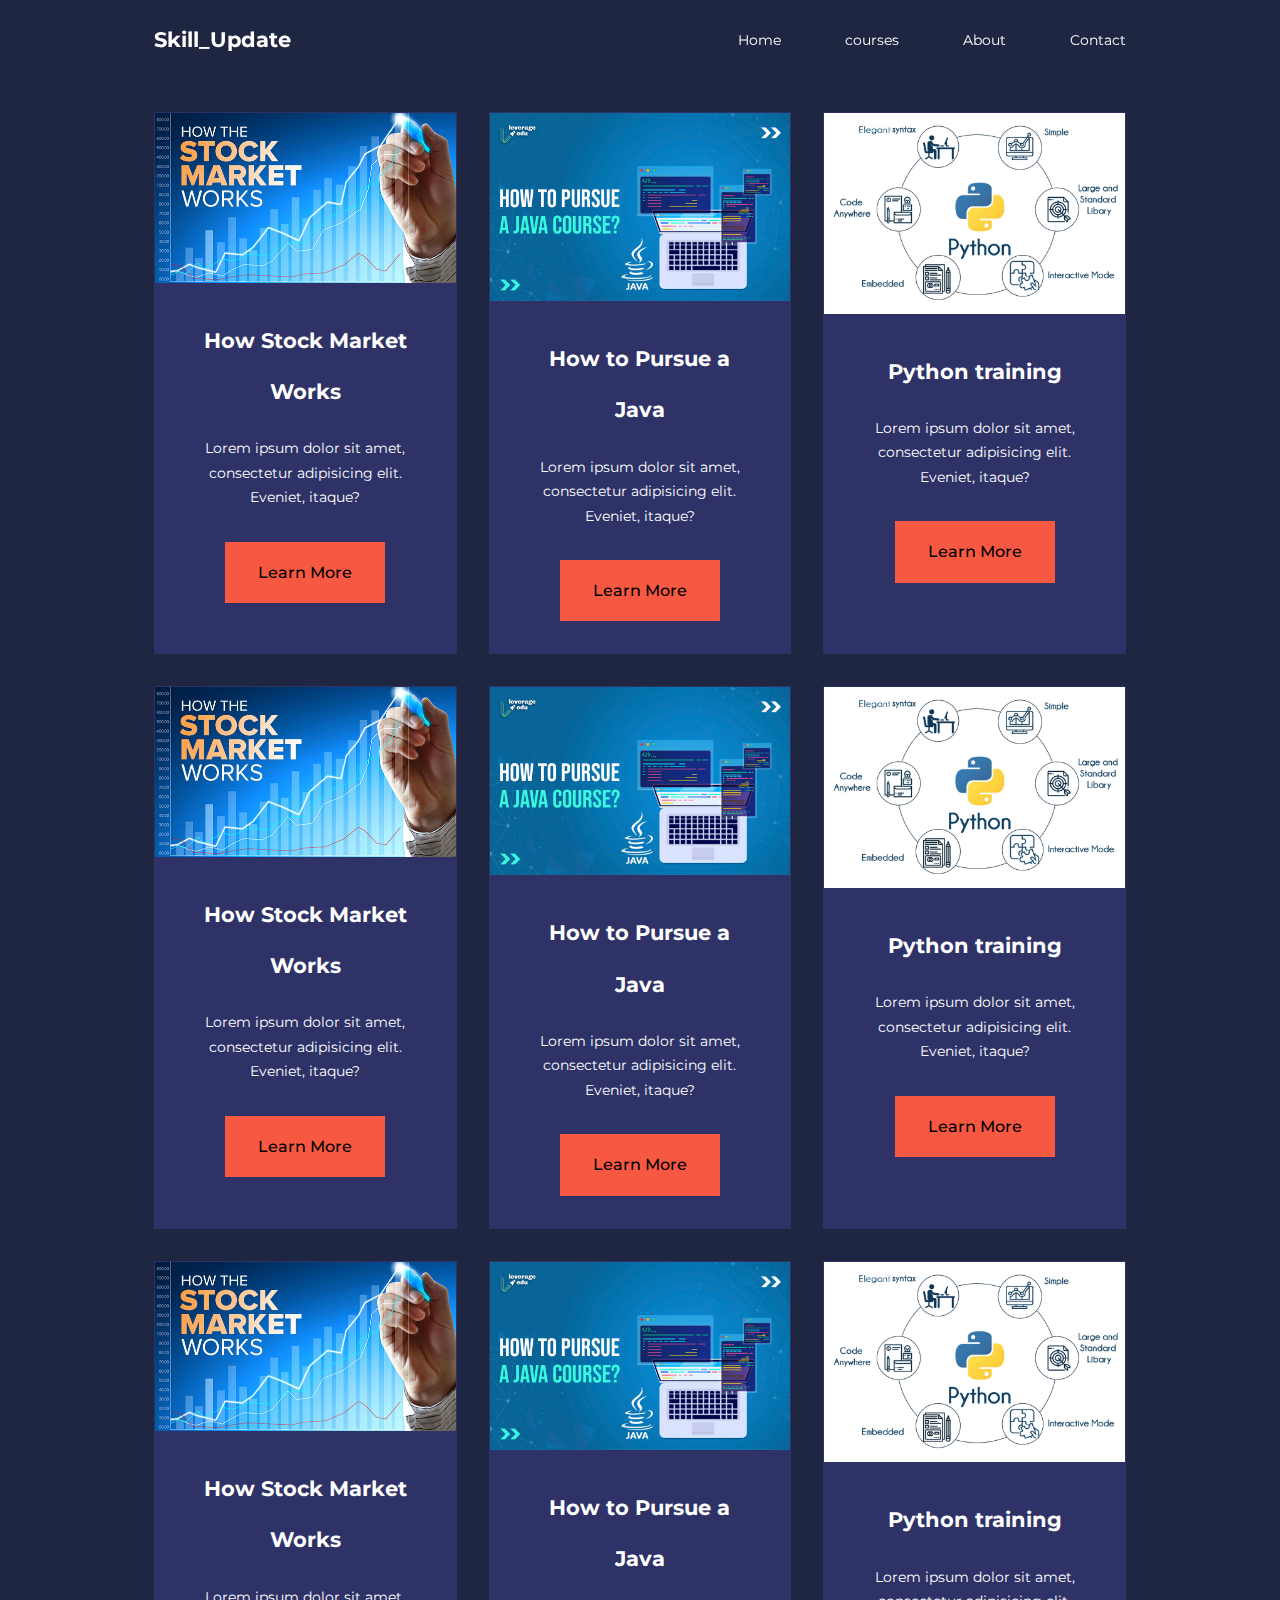
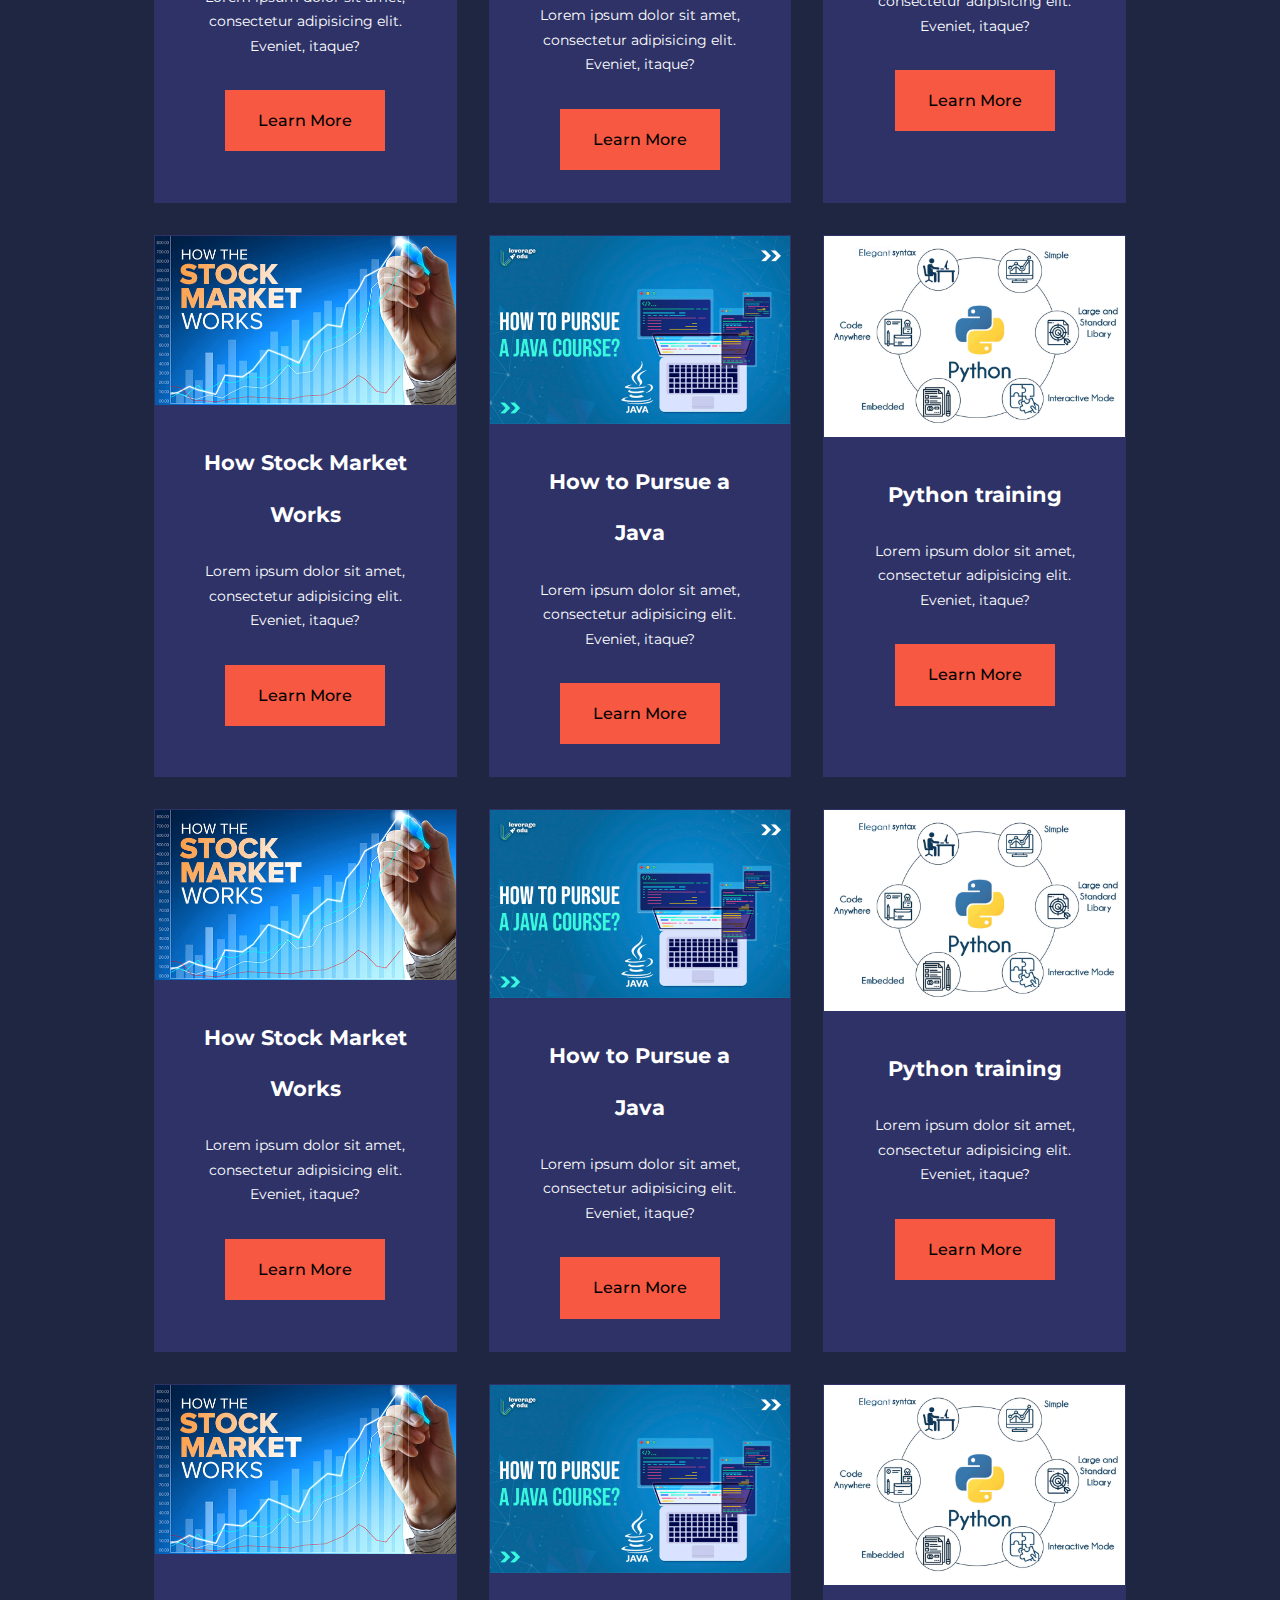
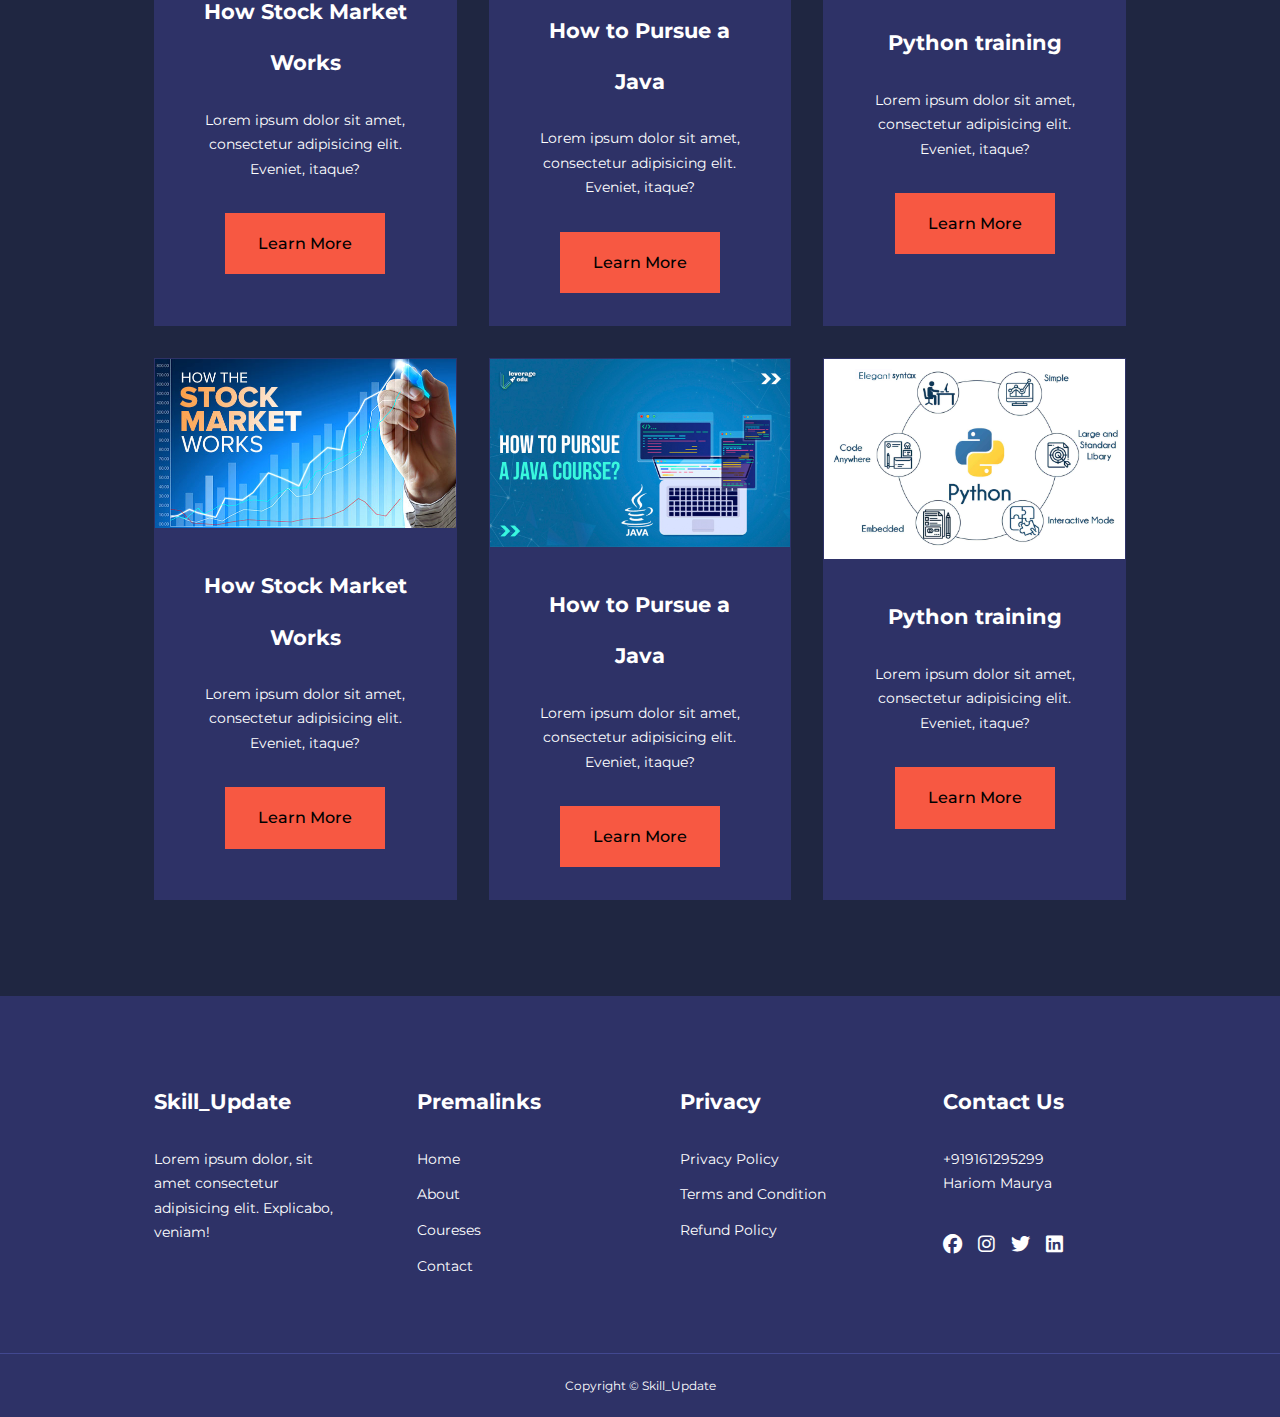
<file: courses.html>
<!DOCTYPE html>
<html lang="en">

<head>
    <meta charset="UTF-8">
    <meta http-equiv="X-UA-Compatible" content="IE=edge">
    <meta name="viewport" content="width=device-width, initial-scale=1.0">
    <link rel="stylesheet" href="https://cdnjs.cloudflare.com/ajax/libs/font-awesome/6.2.0/css/all.min.css">
    <link rel="stylesheet" href="./css/style.css">
    <link rel="preconnect" href="https://fonts.googleapis.com">
    <link rel="preconnect" href="https://fonts.gstatic.com" crossorigin>
    <link
        href="https://fonts.googleapis.com/css2?family=Montserrat:ital,wght@0,300;0,400;0,600;0,700;0,800;0,900;1,500&family=Open+Sans:wght@300;400;600;700;800&display=swap"
        rel="stylesheet">


    <link rel="stylesheet" href="https://cdn.jsdelivr.net/npm/swiper@8/swiper-bundle.min.css" />
    <style>
        .courses{
            margin-top: 1rem;
        }
    </style>
    <title>Skill_Updtae</title>
</head>

<body>
    <nav>
        <div class="container nav_container">
            <a href="index.html">
                <h4>Skill_Update</h4>
            </a>
            <ul class="nav_menu">
                <li><a href="index.html">Home</a></li>
                <li><a href="courses.html">courses</a></li>
                <li><a href="about.html">About</a></li>
                <li><a href="contact.html">Contact</a></li>
            </ul>

            <button id="open-menu-btn"><i class="fa-solid fa-bars"></i></button>
            <button id="close-menu-btn"><i class="fa-sharp fa-solid fa-xmark"></i></button>

        </div>
    </nav>



    <section class="courses">
        <div class="container courses_container">
            <article class="course">
                <div class="course_image">
                    <img src="./image/Stock-Market-Courses.jpg" alt="">
                </div>
                <div class="course_info">
                    <h4>How Stock Market Works</h4>
                    <p>Lorem ipsum dolor sit amet, consectetur adipisicing elit. Eveniet, itaque?</p>
                    <a href="courses.html" class="btn btn-primary">Learn More</a>
                </div>
            </article>
            <article class="course">
                <div class="course_image">
                    <img src="./image/Java-Course.jpg" alt="">
                </div>
                <div class="course_info">
                    <h4>How to Pursue a Java</h4>
                    <p>Lorem ipsum dolor sit amet, consectetur adipisicing elit. Eveniet, itaque?</p>
                    <a href="courses.html" class="btn btn-primary">Learn More</a>
                </div>
            </article>
            <article class="course">
                <div class="course_image">
                    <img src="./image/python-training.jpg" alt="">
                </div>
                <div class="course_info">
                    <h4>Python training</h4>
                    <p>Lorem ipsum dolor sit amet, consectetur adipisicing elit. Eveniet, itaque?</p>
                    <a href="courses.html" class="btn btn-primary">Learn More</a>
                </div>
            </article>

            <article class="course">
                <div class="course_image">
                    <img src="./image/Stock-Market-Courses.jpg" alt="">
                </div>
                <div class="course_info">
                    <h4>How Stock Market Works</h4>
                    <p>Lorem ipsum dolor sit amet, consectetur adipisicing elit. Eveniet, itaque?</p>
                    <a href="courses.html" class="btn btn-primary">Learn More</a>
                </div>
            </article>
            <article class="course">
                <div class="course_image">
                    <img src="./image/Java-Course.jpg" alt="">
                </div>
                <div class="course_info">
                    <h4>How to Pursue a Java</h4>
                    <p>Lorem ipsum dolor sit amet, consectetur adipisicing elit. Eveniet, itaque?</p>
                    <a href="courses.html" class="btn btn-primary">Learn More</a>
                </div>
            </article>
            <article class="course">
                <div class="course_image">
                    <img src="./image/python-training.jpg" alt="">
                </div>
                <div class="course_info">
                    <h4>Python training</h4>
                    <p>Lorem ipsum dolor sit amet, consectetur adipisicing elit. Eveniet, itaque?</p>
                    <a href="courses.html" class="btn btn-primary">Learn More</a>
                </div>
            </article>

            <article class="course">
                <div class="course_image">
                    <img src="./image/Stock-Market-Courses.jpg" alt="">
                </div>
                <div class="course_info">
                    <h4>How Stock Market Works</h4>
                    <p>Lorem ipsum dolor sit amet, consectetur adipisicing elit. Eveniet, itaque?</p>
                    <a href="courses.html" class="btn btn-primary">Learn More</a>
                </div>
            </article>
            <article class="course">
                <div class="course_image">
                    <img src="./image/Java-Course.jpg" alt="">
                </div>
                <div class="course_info">
                    <h4>How to Pursue a Java</h4>
                    <p>Lorem ipsum dolor sit amet, consectetur adipisicing elit. Eveniet, itaque?</p>
                    <a href="courses.html" class="btn btn-primary">Learn More</a>
                </div>
            </article>
            <article class="course">
                <div class="course_image">
                    <img src="./image/python-training.jpg" alt="">
                </div>
                <div class="course_info">
                    <h4>Python training</h4>
                    <p>Lorem ipsum dolor sit amet, consectetur adipisicing elit. Eveniet, itaque?</p>
                    <a href="courses.html" class="btn btn-primary">Learn More</a>
                </div>
            </article>

            <article class="course">
                <div class="course_image">
                    <img src="./image/Stock-Market-Courses.jpg" alt="">
                </div>
                <div class="course_info">
                    <h4>How Stock Market Works</h4>
                    <p>Lorem ipsum dolor sit amet, consectetur adipisicing elit. Eveniet, itaque?</p>
                    <a href="courses.html" class="btn btn-primary">Learn More</a>
                </div>
            </article>
            <article class="course">
                <div class="course_image">
                    <img src="./image/Java-Course.jpg" alt="">
                </div>
                <div class="course_info">
                    <h4>How to Pursue a Java</h4>
                    <p>Lorem ipsum dolor sit amet, consectetur adipisicing elit. Eveniet, itaque?</p>
                    <a href="courses.html" class="btn btn-primary">Learn More</a>
                </div>
            </article>
            <article class="course">
                <div class="course_image">
                    <img src="./image/python-training.jpg" alt="">
                </div>
                <div class="course_info">
                    <h4>Python training</h4>
                    <p>Lorem ipsum dolor sit amet, consectetur adipisicing elit. Eveniet, itaque?</p>
                    <a href="courses.html" class="btn btn-primary">Learn More</a>
                </div>
            </article>

            <article class="course">
                <div class="course_image">
                    <img src="./image/Stock-Market-Courses.jpg" alt="">
                </div>
                <div class="course_info">
                    <h4>How Stock Market Works</h4>
                    <p>Lorem ipsum dolor sit amet, consectetur adipisicing elit. Eveniet, itaque?</p>
                    <a href="courses.html" class="btn btn-primary">Learn More</a>
                </div>
            </article>
            <article class="course">
                <div class="course_image">
                    <img src="./image/Java-Course.jpg" alt="">
                </div>
                <div class="course_info">
                    <h4>How to Pursue a Java</h4>
                    <p>Lorem ipsum dolor sit amet, consectetur adipisicing elit. Eveniet, itaque?</p>
                    <a href="courses.html" class="btn btn-primary">Learn More</a>
                </div>
            </article>
            <article class="course">
                <div class="course_image">
                    <img src="./image/python-training.jpg" alt="">
                </div>
                <div class="course_info">
                    <h4>Python training</h4>
                    <p>Lorem ipsum dolor sit amet, consectetur adipisicing elit. Eveniet, itaque?</p>
                    <a href="courses.html" class="btn btn-primary">Learn More</a>
                </div>
            </article>

            <article class="course">
                <div class="course_image">
                    <img src="./image/Stock-Market-Courses.jpg" alt="">
                </div>
                <div class="course_info">
                    <h4>How Stock Market Works</h4>
                    <p>Lorem ipsum dolor sit amet, consectetur adipisicing elit. Eveniet, itaque?</p>
                    <a href="courses.html" class="btn btn-primary">Learn More</a>
                </div>
            </article>
            <article class="course">
                <div class="course_image">
                    <img src="./image/Java-Course.jpg" alt="">
                </div>
                <div class="course_info">
                    <h4>How to Pursue a Java</h4>
                    <p>Lorem ipsum dolor sit amet, consectetur adipisicing elit. Eveniet, itaque?</p>
                    <a href="courses.html" class="btn btn-primary">Learn More</a>
                </div>
            </article>
            <article class="course">
                <div class="course_image">
                    <img src="./image/python-training.jpg" alt="">
                </div>
                <div class="course_info">
                    <h4>Python training</h4>
                    <p>Lorem ipsum dolor sit amet, consectetur adipisicing elit. Eveniet, itaque?</p>
                    <a href="courses.html" class="btn btn-primary">Learn More</a>
                </div>
            </article>

            <article class="course">
                <div class="course_image">
                    <img src="./image/Stock-Market-Courses.jpg" alt="">
                </div>
                <div class="course_info">
                    <h4>How Stock Market Works</h4>
                    <p>Lorem ipsum dolor sit amet, consectetur adipisicing elit. Eveniet, itaque?</p>
                    <a href="courses.html" class="btn btn-primary">Learn More</a>
                </div>
            </article>
            <article class="course">
                <div class="course_image">
                    <img src="./image/Java-Course.jpg" alt="">
                </div>
                <div class="course_info">
                    <h4>How to Pursue a Java</h4>
                    <p>Lorem ipsum dolor sit amet, consectetur adipisicing elit. Eveniet, itaque?</p>
                    <a href="courses.html" class="btn btn-primary">Learn More</a>
                </div>
            </article>
            <article class="course">
                <div class="course_image">
                    <img src="./image/python-training.jpg" alt="">
                </div>
                <div class="course_info">
                    <h4>Python training</h4>
                    <p>Lorem ipsum dolor sit amet, consectetur adipisicing elit. Eveniet, itaque?</p>
                    <a href="courses.html" class="btn btn-primary">Learn More</a>
                </div>
            </article>
        </div>
    </section>










    <footer class="footer">
        <div class="container footer_container">
            <div class="footer_1">
                <a href="index.html" class="footer_logo">
                    <h4>Skill_Update</h4>
                </a>
                <p>
                    Lorem ipsum dolor, sit amet consectetur adipisicing elit. Explicabo, veniam!
                </p>
            </div>

            <div class="footer_2">
                <h4>Premalinks</h4>
                <ul class="premalinks">
                    <li><a href="index.html">Home</a></li>
                    <li><a href="about.html">About</a></li>
                    <li><a href="courses.html">Coureses</a></li>
                    <li><a href="contact.html"></a>Contact</li>
                </ul>
            </div>

            <div class="footer_3">
                <h4>Privacy</h4>
                <ul class="privacy">
                    <li><a href="">Privacy Policy</a></li>
                    <li><a href="">Terms and Condition</a></li>
                    <li><a href="">Refund Policy</a></li>
                </ul>
            </div>

            <div class="footer_4">
                <h4>Contact Us</h4>
                <div>
                    <p>+919161295299</p>
                    <p>Hariom Maurya</p>
                    
            <ul class="footer_socials">
                <li><a href=""></a><i class="fa-brands fa-facebook"></i></li>
                <li><a href=""></a><i class="fa-brands fa-instagram"></i></li>
                <li><a href=""></a><i class="fa-brands fa-twitter"></i></li>
                <li><a href=""></a><i class="fa-brands fa-linkedin"></i></li>
            </ul>
                </div>
            </div>   

            
        </div>
        <div class="footer_copyright">
            <small>Copyright &copy; Skill_Update</small>
        </div>
    </footer>









    <script src="https://cdn.jsdelivr.net/npm/swiper@8/swiper-bundle.min.js"></script>
    <script src="./main.js"></script>
    <script>
        var swiper = new Swiper(".mySwiper", {
            slidesPerView: 1,
            spaceBetween: 30,
            pagination: {
                el: ".swiper-pagination",
                clickable: true,
            },
            //when window width is >=600px
            breakpoints: {
                600: {
                    slidesPerView: 2,
                }

            }
        });
    </script>
</body>

</html>
</file>
<file: css/style.css>
*{
    margin: 0;
    padding: 0;
    border: 0;
    outline: none;
    text-decoration: none;
    list-style: none;
    box-sizing: border-box;
}
:root{
    --color-primary:#6c63ff;
    --color-sucess:#00bf8c;
    --color-warning:#f7c94d;
    --color-danger:#f75842;
    --color-danger-variant:rgba(247,88,66,0.4);
    --color-white:#fff;
    --color-light:rgba(255,255,255,0.7);
    --color-black:#000;
    --color-bg:#1f2641;
    --color-bg1:#2e3267;
    --color-bg2:#424890;

    --container-width-lg:76%;
    --container-width-md:90%;
    --container-width-sm:94%;

    --transition: all 400ms ease;
}
body{
    font-family: 'Montserrat', sans-serif;
    line-height:1.7;
    color: var(--color-white);
    background: var(--color-bg);
}
.container{
    width: var(--container-width-lg);
    margin: 0 auto;
}
section{
    padding: 6rem 0;
}
section h2{
    text-align: center;
    margin-bottom: 4rem;
}
h1,h2,h3,h4,h5{
    line-height: 3.2rem;
}
h1{
    font-size: 2.4rem;
}
h2{
    font-size: 2rem;
}
h3{
    font-size: 1.6rem;
}
h4{
    font-size: 1.3rem;
}
a{
    color: var(--color-white);
}
img{
    width: 100%;
    display: block;
    object-fit: cover;
    overflow: hidden;
}
.btn{
    display: inline-block;
    background: var(--color-danger);
    color: var(--color-black);
    padding: 1rem 2rem;
    border: 1px solid transparent;
    font-weight: 500;
}
.btn:hover{
    background: var(--color-danger);
    color: var(--color-white);
}


nav{
   
    width: 100vw;
    height: 5rem;
    position: fixed;
    top: 0;
    z-index: 11;
}


.window-scroll{
background: var(--color-primary);
box-shadow: 0 1rem 2rem rgba(0,0, 0, 0.2);
}


.nav_container{
    height: 100%;
    display: flex;
    justify-content: space-between;
    align-items: center;
}
nav button{
    display: none;
}
.nav_menu{
    display: flex;
    gap: 4rem;
    align-items: center;
}
.nav_menu a{
    font-size: 0.9rem;
    transition:  var(--transition);
}
.nav_menu a:hover{
   color: var(--color-bg2);
   
}
header{
    position: relative;
    top: 5rem;
    overflow: hidden;
    height: 70vh;
    margin-bottom: 5rem;
}
.header_container{
    display: grid;
    grid-template-columns: 1fr 1fr;
    align-items: center;
    gap: 5rem;
    height: 100%;
}
.header_left p{
    margin: 1rem 0 2.4rem;
}
.categories{
    background: var(--color-bg1);
}
.categories h1{
    line-height: 1rem;
    margin-bottom: 3rem;

}
.categories_container{
    display: grid;
    grid-template-columns: 40% 60%;
    /* gap: 4rem; */
}
.categories_left{
    margin-right: 4rem;
}
.categories_left p{
    margin: 1rem 0 3rem;
}
.categories_right{
    display: grid;
    grid-template-columns: repeat(3, 1fr);
    gap: 1.2rem;
}
.category{
    background: var(--color-bg2);
    padding: 2rem;
    border-radius: 2rem;
    transition: var(--transition);
}
.category:hover{
    box-shadow: 0 3rem 3rem rgba(0,0, 0, 0.3);
}
.category:nth-child(2) .category_icon{
    background: var(--color-danger);
}
.category:nth-child(3) .category_icon{
    background: var(--color-sucess);
}
.category:nth-child(4) .category_icon{
    background: var(--color-warning);
}
.category:nth-child(5) .category_icon{
    background: var(--color-sucess);
}

.category_icon{
    background: var(--color-primary);
    padding: 0.7rem;
    border-radius: 0.9rem;

}
.category h5{
    margin: 2rem 0 1rem;
}
.category p{
    font-size: 0.85rem;
}
.courses_container{
    display: grid;
    grid-template-columns: repeat(3,1fr);
    gap: 2rem;
}
.course{
   background: var(--color-bg1);
    text-align: center;
    border: 1px solid transparent;
    transition: var(--transition);
}
.course:hover{
    background: transparent;
    border-color: var(--color-primary);
}
.course_info{
    padding: 2rem;
}
.course_info p{
    margin: 1.2rem 0 2rem;
    font-size: 0.9rem;
}




.heading_faqs{
    text-align: center;
}
.faqs{
    background: var(--color-bg1);
    box-shadow: inset 0 0 3rem rgba(0,0, 0, 0.5);
}
.faqs_container{
    display: grid;
    grid-template-columns: 1fr 1fr;
    gap: 1rem;
}
.faq{
    padding: 2rem;
    display: flex;
    align-items: center;
    gap: 1.4rem;
    height: fit-content;
    background-color: var(--color-primary);
    cursor: pointer;
}
.faq h4{
    font-size: 1rem;
    line-height: 2.2;
}
.faq_icon{
    align-self: flex-start;
    font-size: 1.2rem;
}
.faq p{
    margin-top: 0.8rem;
    display: none;
}
.faq.open p{
    display: block;
}



.testimonials_container{
    overflow-x: hidden;
    position:relative ;
    margin-bottom: 5rem;

}

.testimonial{
    padding-top: 2rem;

}

.avatar{
    width: 6rem;
    height: 6rem;
    border-radius: 50%;
    overflow: hidden;
    margin: 0 auto 1rem;
    border: 1rem solid var(--color-bg1);
}
.testimonial_info{
   text-align: center;
}
 
.testimonial_body{
    background-color: var(--color-primary);
    padding: 2rem;
    margin-top: 3rem;
    position: relative;
}

.testimonial_body::before{
    content: "";
    display: block;
    background: linear-gradient(135deg,transparent,var(--color-primary),var(--color-primary),var(--color-primary));
    width: 3rem;
    height: 3rem;
    position: absolute;
    left: 50%;
    top:-1.5rem;
    transform: rotate(45deg);
}




footer{
    background: var(--color-bg1);
    padding-top: 5rem;
    font-size: 0.9rem;

}
.footer_container{
    display: grid;
    grid-template-columns: repeat(4,1fr);
    gap: 5rem;
}

.footer_container > div h4{
    margin-bottom: 1.2rem;
}

.footer_1 p{
    margin: 0 0 2rem;
}
.footer ul li{
    margin-bottom: 0.7rem;
}
footer ul li a:hover{
    text-decoration: underline;
}
.footer_socials{
    display: flex;
    gap: 1rem;
    font-size: 1.2rem;
    margin-top: 2rem;
}
.footer_copyright{
   text-align: center;
   margin-top: 4rem;
   padding: 1.2rem 0;
   border-top: 1px solid var(--color-bg2);
}


@media screen and (max-width:1024px) {
    .container{
        width: var(--container-width-md);
    }
    h1{
        font-size: 2.2rem;
    }
    h2{
        font-size: 1.7rem;
    }
    h3{
        font-size:1.4 ;
    }
    h4{
        font-size: 1.4rem;
    }

    nav button{
        display: inline-block;
        background: transparent;
        font-size: 1.8rem;
        color: var(--color-white);
        cursor: pointer;
    }
    
    nav button#close-menu-btn{
        display: none;
    }

    .nav_menu{
        position: fixed;
        top: 5rem;
        right: 5%;
        height: fit-content;
        flex-direction: column;
        gap: 0;
      width: 18rem;
      display: none;
    }
    .nav_menu li{
        width: 100%;
        height: 5.8rem;
    }

    .nav_menu li a{
        background: var(--color-primary);
        box-shadow: -4rem 6rem 10rem rgba(0,0, 0, 0.6);
        width: 100%;
        height: 100%;
        display: grid;
        place-items: center;
        transition: var(--transition);
    }

    .nav_menu li a:hover{
        background: var(--color-bg2);
        color: var(--color-white);
    }
    header{
        /* height: 52vh; */
        margin-bottom: 4rem;
    }
    .header_container{
        gap: 0;
        padding-bottom: 3rem;
    }

    .categories{
        height: auto;
    }

    .categories_container{
        grid-template-columns: 1fr;
        gap: 3rem;
    }

    .categories_left{
        margin-right: 0;
    }

  .courses{
    margin-top: 0;
  }
  
  .courses_container{
    grid-template-columns: 1fr 1fr;
  }



  .faqs_container{
    grid-template-columns: 1fr;
  }
  .faq{
    padding: 1.5rem;
  }



  .footer_container{
    grid-template-columns: repeat(2,1fr);
  }
}



@media screen and (max-width:600px){
    .container{
        width: var(--container-width-sm);
    }
    .nav_menu{
        right: 3%;
    }

    header{
        height: 100vh;
    }

    .header_container{
      grid-template-columns: 1fr;
      text-align: center;
    }
   .header_left p{
    margin-bottom: 1.3rem;
   }
 

   .categories_right{
    grid-template-columns: 1fr 1fr;
    gap: 0.7rem;
   }
   .category{
    margin-top: 4px;
    border-radius: 1rem;
   }
  .category_icon{
    margin-top: 4px;
    display: inline-block;
  }

  .courses_container{
    grid-template-columns: 1fr;
  }

  .testimonial_body{
    padding: 1.2rem;
  }

  .footer_container{
    grid-template-columns: 1fr;
    text-align: center;
  }
  .footer_1 p{
    margin: 1rem auto;
  }
  .footer_socials{
    justify-content: center;
  }
}
</file>
<file: css/about.css>
.about_achievements{
    margin-top: 3rem;
}
.about_achievements_container{
display: grid;
grid-template-columns: 40% 60%;
gap: 5rem;
}
.about_achievements_right> p{
    margin: 1.6rem 0 2.5rem;
}
.achievements_cards{
    display: grid;
    grid-template-columns: repeat(3,1fr);
    gap: 1.5rem;
}
.achievements_card{
    background: var(--color-bg1);
    padding: 1.6rem;
    border-radius: 1rem;
    text-align: center;
    transition: all 400ms ease;
}
.achievements_card:hover{
    background: var(--color-bg2);
    box-shadow: 0 3rem 3rem rgba(0,0,0,0.3);
}
.achievement_icon{
    background: var(--color-danger);
    padding: 0.6rem;
    border-radius: 1rem;
    display: inline-block;
    margin-bottom: 2rem;
    font-size: 1.5rem;
}
.achievements_card:nth-child(2) .achievement_icon{
        background: var(--color-primary);
}
.achievements_card:nth-child(3) .achievement_icon{
    background: var(--color-sucess);
}



.team{
    background: var(--color-bg1);
    box-shadow: inset 0 0 3rem rgba(0,0,0,0.5);
}
.team_container{
    display: grid;
    grid-template-columns: repeat(4,1fr);
    gap: 2rem;
   
}
.team_member{
    background: var(--color-bg2);
    padding: 2rem;
    border: 1px solid transparent;
    transition: var(--transition);
    position: relative;
    overflow: hidden;
}
.team_member:hover{
    background: transparent;
    border-color: var(--color-primary);
}
.team_member_image img{
    filter: saturate(0);
}
.team_member:hover img{
    filter: saturate(1);   
}
.team_member_info{
    text-align: center;
    margin-top: 1.4rem;
}
.team_member_info p{
    color: var(--color-primary);
}
.team_member_socials{
position: absolute;
top: 50%;
right: -100%;
transform: translateY(-50%);
display:flex ;
flex-direction: column;
background: var(--color-primary);
border-radius: 1rem 0 0 1rem;
box-shadow: -2rem 0 2rem rgba(0,0,0,0.3);
transition: var(--transition);
}
.team_member:hover .team_member_socials{
    right: 0;
}
.team_member_socials a{
    padding: 1rem;
}
 
@media screen and (max-width:1024px){
    .about_achievements{
        margin-top: 2rem;
    }
    .about_achievements_container{
        grid-template-columns: 1fr;
        gap: 4rem;
    }
    .about_achievements_left{
        width: 80%;
        margin: 0 auto;
    }
    .team_container{
        grid-template-columns: repeat(3,1fr);
        gap: 1.5rem;
    }
    .team_member{
        padding: 1rem;
    }
}





/* moble view */
@media screen and (max-width:600px) {
   .achievements_cards{
    grid-template-columns: repeat(2,1fr);
   }
   .team_container{
    grid-template-columns: 1fr 1fr;
   }
   .about_achievements_right p{
    padding: 0 auto;
   }
}
</file>
<file: css/contact.css>
.contact_container{
    background: var(--color-bg1);
    padding: 4rem;
    display: grid;
    grid-template-columns: 40% 60%;
    gap: 4rem;
    height: 30rem;
    margin: 7rem auto;
    border-radius: 1rem;
}
.contact_aside{
    background: var(--color-primary);
    padding: 3rem;
    border-radius: 1rem;
    position: relative;
    bottom: 10rem;
}
.aside_image{
    width: 12rem;
    margin-bottom: 2rem;

}
.contact_aside h2{
    text-align: left;
    margin-bottom: 1rem;

}
.contact_aside p{
    font-size: 0.9rem;
    margin-bottom: 2rem;
}
.contact_details li{
    display: flex;
    gap: 1rem;
    align-items: center;
    margin-bottom: 1rem;
}

.contact_socials{
    display: flex;
    gap: 0.8rem;
    margin-top: 3rem;
}
.contact_socials a{
    background: var(--color-bg2);
    padding: 0.5rem;
    border-radius: 50%;
    font-size: 0.9rem;
    transition: var(--transition);
    cursor: pointer;
}
.contact_socials a:hover{
    background: transparent;
}
.contact_form{
    margin-right: 2rem;
    display: flex;
    flex-direction: column;
    gap: 1.2rem;
}
.form_name{
    display: flex;
    gap: 1.2rem;
}
.contact_form input[type="text"]{
    width: 50%;
}
input,textarea{
width: 100%;
padding: 1rem;
background:var(--color-bg);
color: var(--color-white);
}
.contact_form .btn{
    width: max-content;
    margin-top: 1rem;
    cursor: pointer;
}


@media screen and (max-width:1024px){
    .contact_container{
        gap: 1.5rem;
        margin-top: 3rem;
        height: auto;
        padding: 1.5rem;
    
    }

    .contact_aside{
        width: auto;
        padding: 1.5rem;
        bottom: 0;

    }
    .contact_form{
        align-self:center ;
        margin-right: 1.5rem;
    }
    
}



@media screen and (max-width:600px){
  .contact_container{
    grid-template-columns: 1fr;
    gap: 3rem;
    margin-top: 0;
    padding: 0%;
  }

  .contact_form{
    margin: 0 1.5rem 3rem;
  }
  .form_name{
    flex-direction: column;

  }
  .form_name input[type="text"]{

width: 100%;
}
</file>
